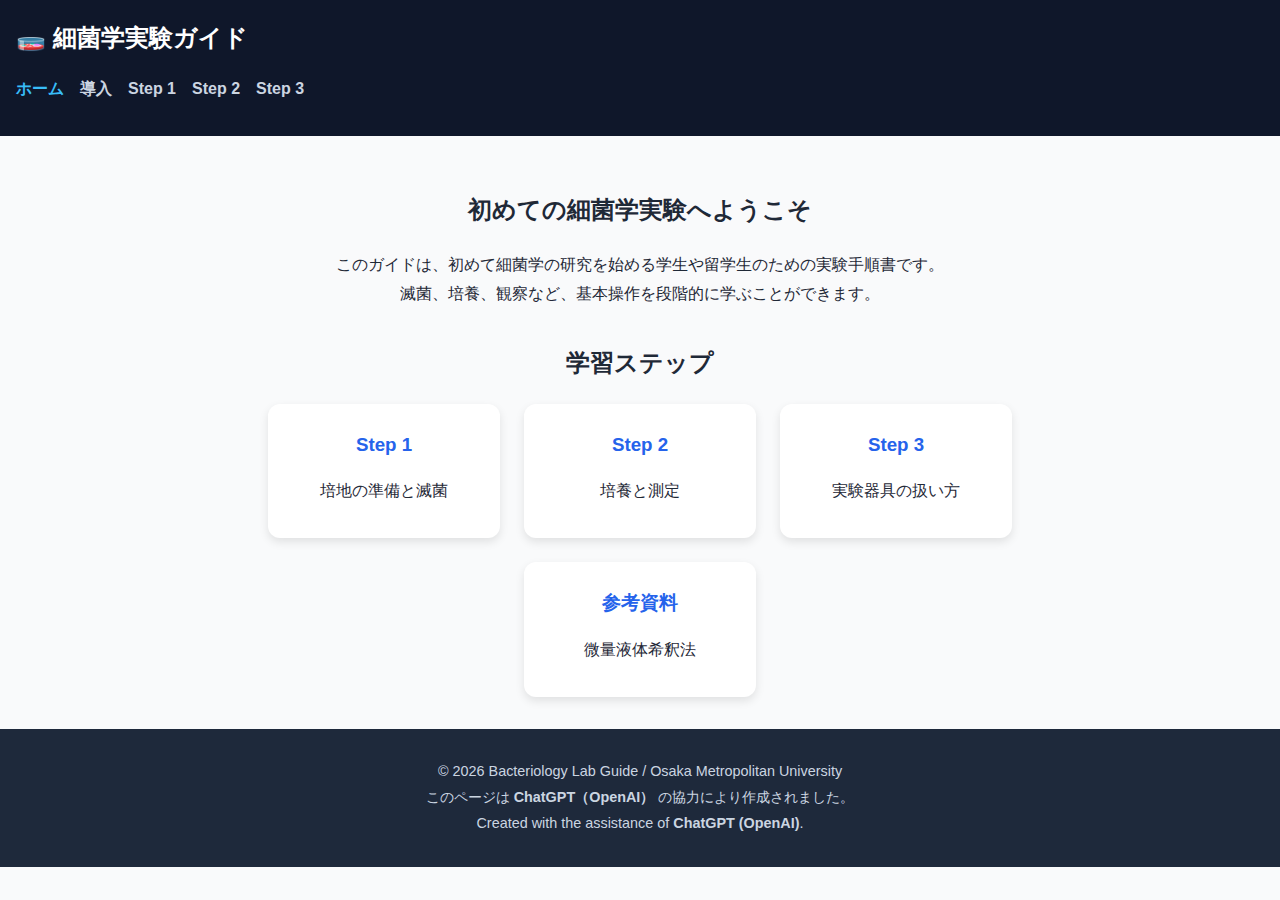
<file: index.html>
<!DOCTYPE html>
<html lang="ja">
  <head>
    <meta charset="UTF-8" />
    <meta name="viewport" content="width=device-width, initial-scale=1.0" />
    <title>細菌学実験ガイド</title>
    <link rel="stylesheet" href="style/common.css" />
    <script src="js/common.js" defer></script>
  </head>
  <body>
    <header>
      <h1>🧫 細菌学実験ガイド</h1>
      <nav>
        <ul>
          <li><a href="index.html" class="active">ホーム</a></li>
          <li><a href="introduction.html">導入</a></li>
          <li><a href="steps/step1/index.html">Step 1</a></li>
          <li><a href="steps/step2/index.html">Step 2</a></li>
          <li><a href="steps/step3/index.html">Step 3</a></li>
        </ul>
      </nav>
    </header>

    <main>
      <section class="intro">
        <h2>初めての細菌学実験へようこそ</h2>
        <p>
          このガイドは、初めて細菌学の研究を始める学生や留学生のための実験手順書です。<br />
          滅菌、培養、観察など、基本操作を段階的に学ぶことができます。
        </p>
      </section>

      <section class="steps">
        <h2>学習ステップ</h2>
        <div class="step-container">
          <a href="steps/step1/index.html" class="step-card">
            <h3>Step 1</h3>
            <p>培地の準備と滅菌</p>
          </a>
          <a href="steps/step2/index.html" class="step-card">
            <h3>Step 2</h3>
            <p>培養と測定</p>
          </a>
          <a href="steps/step3/index.html" class="step-card">
            <h3>Step 3</h3>
            <p>実験器具の扱い方</p>
          </a>
          <a href="MIC_method/index.html" class="step-card">
            <h3>参考資料</h3>
            <p>微量液体希釈法</p>
          </a>
        </div>
      </section>
    </main>

    <footer></footer>
  </body>
</html>
</file>
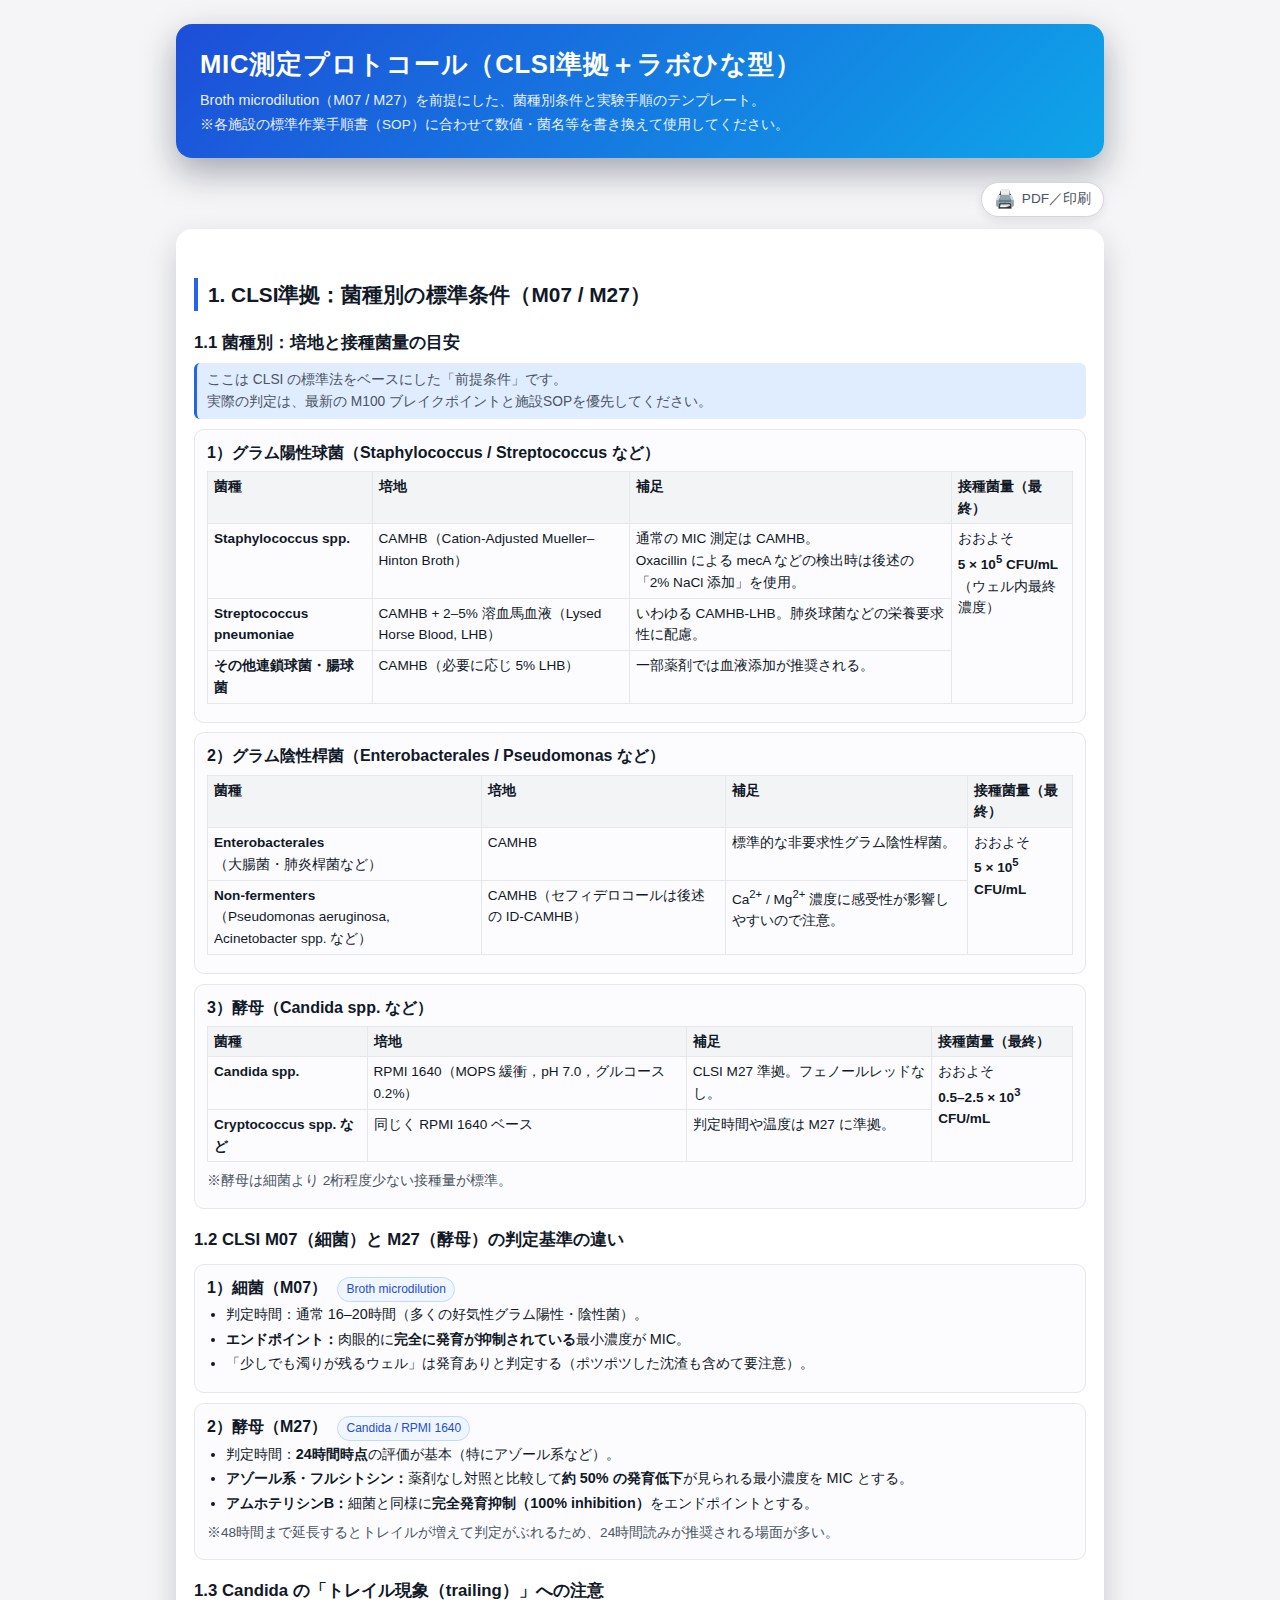
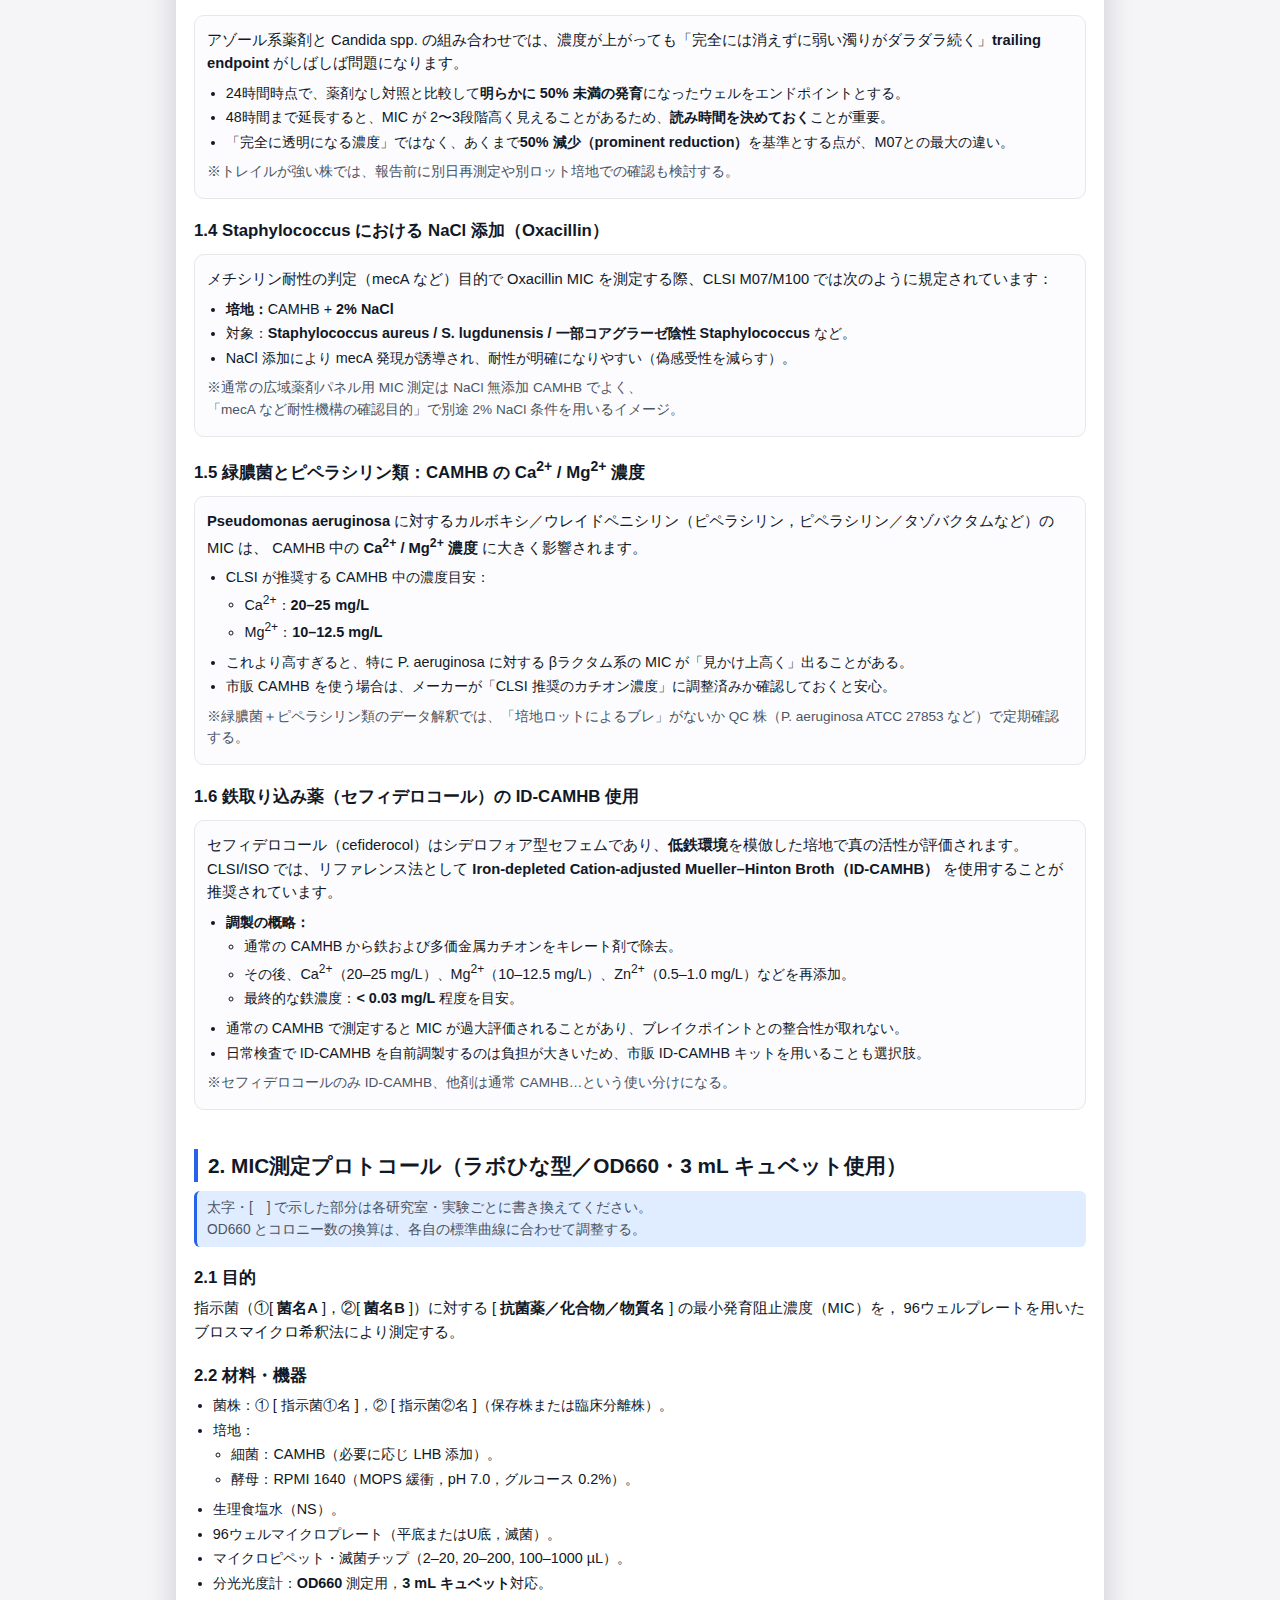
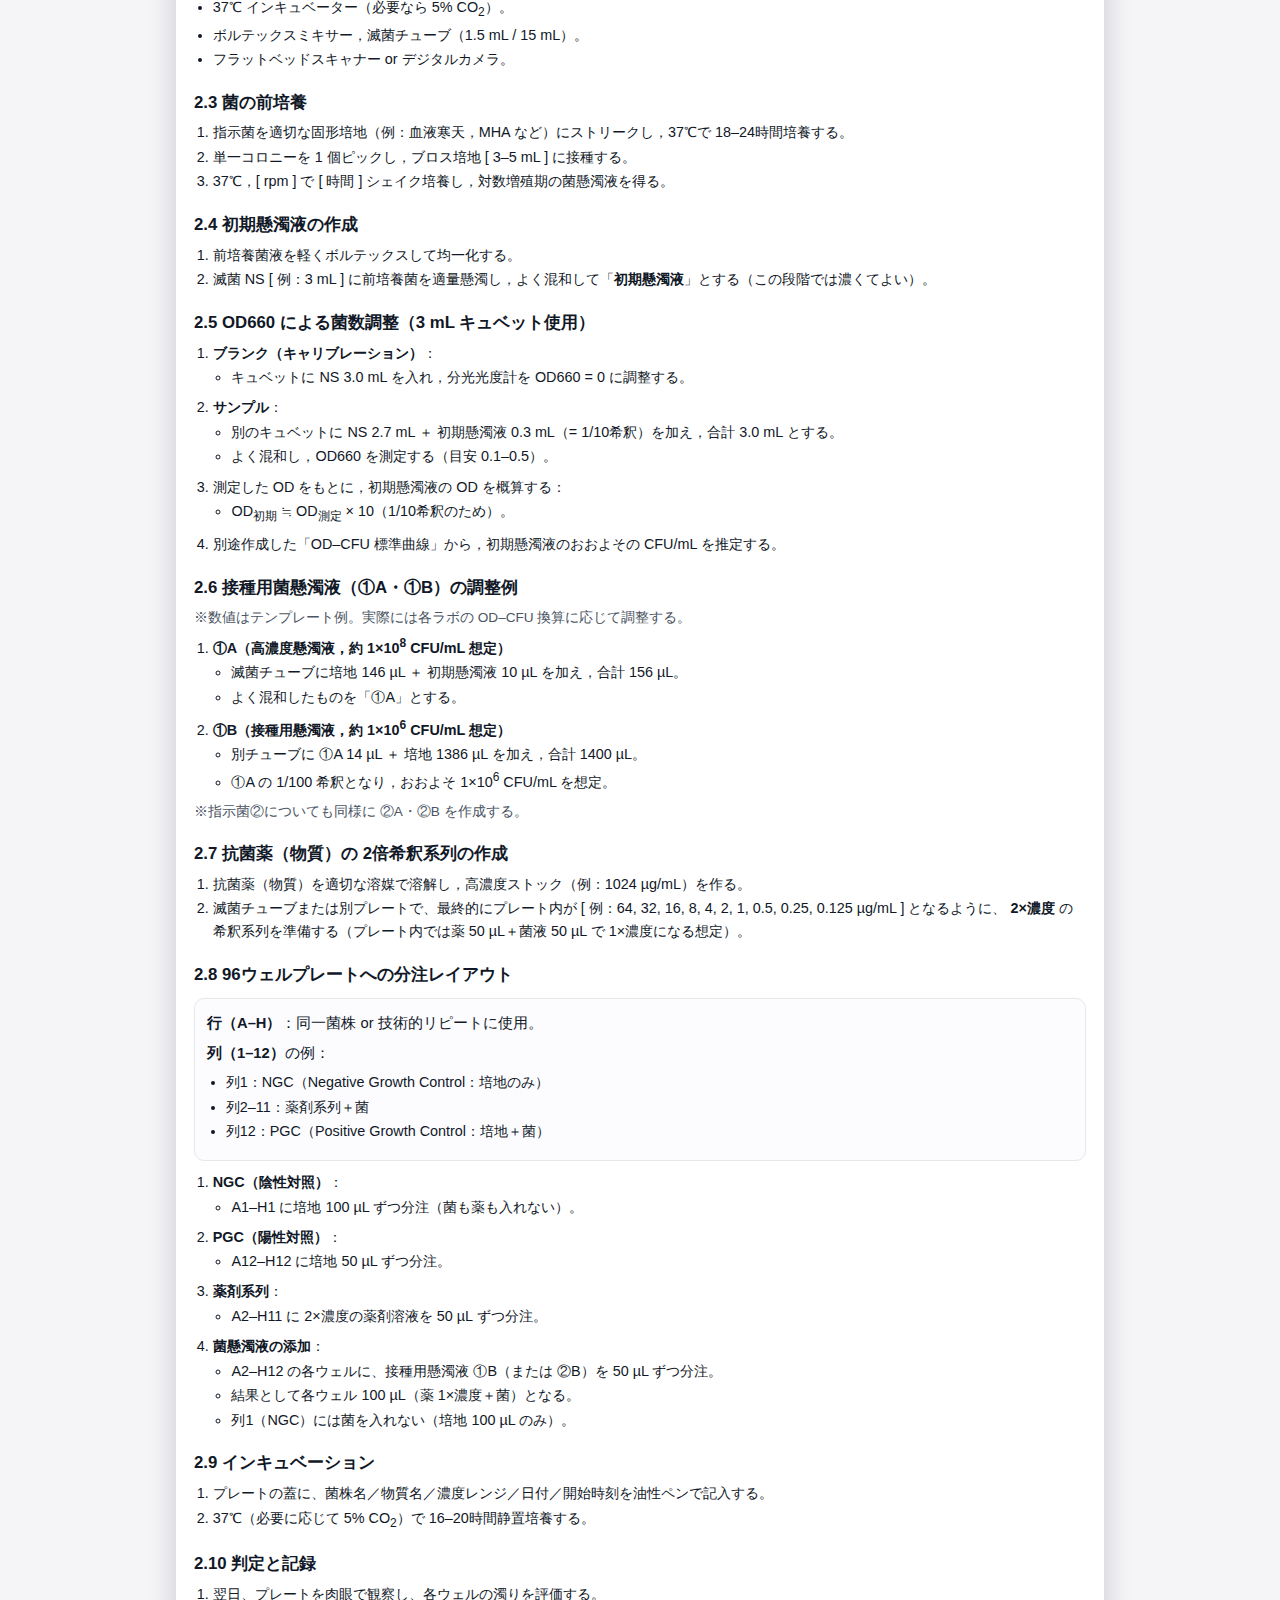
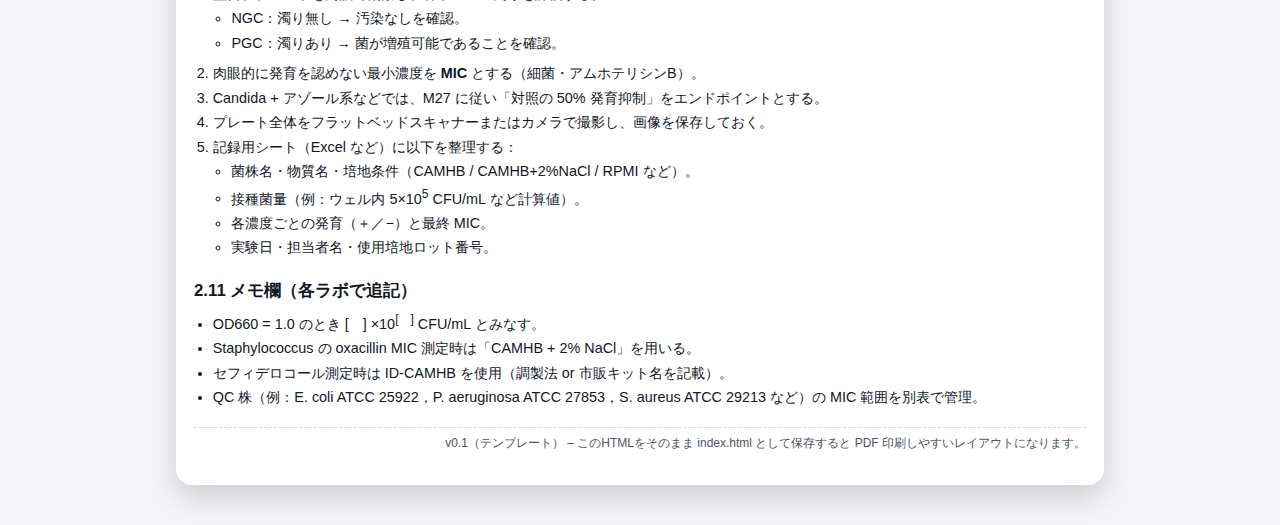
<file: MIC_method/index.html>
<!DOCTYPE html>
<html lang="ja">
  <head>
    <meta charset="UTF-8" />
    <title>MIC測定プロトコール（CLSI準拠ひな型）</title>
    <meta name="viewport" content="width=device-width, initial-scale=1.0" />
    <style>
      :root {
        --bg: #f5f5f7;
        --card: #ffffff;
        --accent: #2563eb;
        --accent-soft: #e0ecff;
        --border: #d4d4dd;
        --text-main: #111827;
        --text-sub: #4b5563;
      }

      * {
        box-sizing: border-box;
      }

      body {
        margin: 0;
        font-family: -apple-system, BlinkMacSystemFont, "Segoe UI", sans-serif;
        line-height: 1.6;
        background: var(--bg);
        color: var(--text-main);
      }

      .wrapper {
        max-width: 960px;
        margin: 0 auto;
        padding: 24px 16px 40px;
      }

      header {
        background: linear-gradient(135deg, #1d4ed8, #0ea5e9);
        color: #fff;
        padding: 20px 24px;
        border-radius: 16px;
        box-shadow: 0 14px 35px rgba(15, 23, 42, 0.35);
        margin-bottom: 24px;
      }

      header h1 {
        margin: 0 0 4px;
        font-size: 1.6rem;
        letter-spacing: 0.03em;
      }

      header p {
        margin: 2px 0;
        font-size: 0.9rem;
        opacity: 0.9;
      }

      .tagline {
        font-size: 0.85rem;
        opacity: 0.9;
      }

      .no-print-toolbar {
        display: flex;
        justify-content: flex-end;
        gap: 8px;
        margin-bottom: 12px;
      }

      .no-print {
        display: inline-flex;
        align-items: center;
        gap: 6px;
        padding: 6px 12px;
        font-size: 0.85rem;
        border-radius: 999px;
        border: 1px solid var(--border);
        background: #ffffff;
        color: var(--text-sub);
        cursor: pointer;
        box-shadow: 0 4px 10px rgba(15, 23, 42, 0.08);
      }

      .no-print span.icon {
        font-size: 1.1rem;
      }

      main {
        background: var(--card);
        border-radius: 16px;
        padding: 20px 18px 32px;
        box-shadow: 0 12px 30px rgba(15, 23, 42, 0.18);
      }

      h2 {
        margin-top: 1.4em;
        margin-bottom: 0.4em;
        font-size: 1.3rem;
        border-left: 4px solid var(--accent);
        padding-left: 10px;
      }

      h3 {
        margin-top: 1.1em;
        margin-bottom: 0.3em;
        font-size: 1.05rem;
        color: #111827;
      }

      p {
        margin: 0.2em 0 0.4em;
        font-size: 0.92rem;
      }

      ul,
      ol {
        margin: 0.1em 0 0.5em 1.3em;
        padding: 0;
        font-size: 0.9rem;
      }

      li {
        margin: 0.1em 0;
      }

      .note {
        border-left: 3px solid var(--accent);
        background: var(--accent-soft);
        padding: 6px 10px;
        border-radius: 6px;
        font-size: 0.86rem;
        color: var(--text-sub);
        margin: 0.5em 0;
      }

      .pill {
        display: inline-block;
        padding: 2px 8px;
        border-radius: 999px;
        font-size: 0.75rem;
        background: #eff6ff;
        color: #1d4ed8;
        border: 1px solid #bfdbfe;
        margin-left: 6px;
      }

      table {
        width: 100%;
        border-collapse: collapse;
        margin: 0.4em 0 0.6em;
        font-size: 0.85rem;
      }

      th,
      td {
        border: 1px solid #e5e7eb;
        padding: 4px 6px;
        vertical-align: top;
      }

      th {
        background: #f3f4f6;
        font-weight: 600;
        text-align: left;
      }

      .subtle {
        color: var(--text-sub);
        font-size: 0.85rem;
      }

      .section-card {
        border-radius: 10px;
        border: 1px solid #e5e7eb;
        padding: 10px 12px;
        margin: 0.6em 0;
        background: #fcfcff;
      }

      .page-break {
        height: 0;
        margin: 0;
        border: none;
        page-break-before: always;
      }

      footer {
        margin-top: 18px;
        border-top: 1px dashed #d4d4dd;
        padding-top: 6px;
        font-size: 0.75rem;
        color: var(--text-sub);
        text-align: right;
      }

      /* 印刷用設定 */
      @page {
        size: A4 portrait;
        margin: 10mm 10mm 15mm 10mm;
      }

      @media print {
        body {
          background: #ffffff;
        }
        .wrapper {
          max-width: 100%;
          padding: 0;
        }
        header {
          border-radius: 0;
          box-shadow: none;
          margin-bottom: 8px;
        }
        main {
          border-radius: 0;
          box-shadow: none;
          padding: 8mm 8mm 10mm;
        }
        .no-print {
          display: none !important;
        }
        .no-print-toolbar {
          display: none !important;
        }
        .page-break {
          page-break-before: always;
        }
      }
    </style>
  </head>
  <body>
    <div class="wrapper">
      <header>
        <h1>MIC測定プロトコール（CLSI準拠＋ラボひな型）</h1>
        <p>
          Broth microdilution（M07 /
          M27）を前提にした、菌種別条件と実験手順のテンプレート。
        </p>
        <p class="tagline">
          ※各施設の標準作業手順書（SOP）に合わせて数値・菌名等を書き換えて使用してください。
        </p>
      </header>

      <div class="no-print-toolbar">
        <button class="no-print" type="button" onclick="window.print()">
          <span class="icon">🖨️</span><span>PDF／印刷</span>
        </button>
      </div>

      <main>
        <!-- =========================
           1. CLSI準拠の前提条件
           ========================= -->
        <section id="clsi-overview">
          <h2>1. CLSI準拠：菌種別の標準条件（M07 / M27）</h2>

          <h3>1.1 菌種別：培地と接種菌量の目安</h3>
          <div class="note">
            ここは CL<span style="font-variant: small-caps">SI</span>
            の標準法をベースにした「前提条件」です。<br />
            実際の判定は、最新の M100
            ブレイクポイントと施設SOPを優先してください。
          </div>

          <div class="section-card">
            <strong
              >1）グラム陽性球菌（Staphylococcus / Streptococcus など）</strong
            >
            <table>
              <thead>
                <tr>
                  <th>菌種</th>
                  <th>培地</th>
                  <th>補足</th>
                  <th>接種菌量（最終）</th>
                </tr>
              </thead>
              <tbody>
                <tr>
                  <td><strong>Staphylococcus spp.</strong></td>
                  <td>CAMHB（Cation-Adjusted Mueller–Hinton Broth）</td>
                  <td>
                    通常の MIC 測定は CAMHB。<br />Oxacillin による mecA
                    などの検出時は後述の「2% NaCl 添加」を使用。
                  </td>
                  <td rowspan="3">
                    おおよそ<br /><strong>5 × 10<sup>5</sup> CFU/mL</strong
                    ><br />（ウェル内最終濃度）
                  </td>
                </tr>
                <tr>
                  <td><strong>Streptococcus pneumoniae</strong></td>
                  <td>CAMHB + 2–5% 溶血馬血液（Lysed Horse Blood, LHB）</td>
                  <td>いわゆる CAMHB-LHB。肺炎球菌などの栄養要求性に配慮。</td>
                </tr>
                <tr>
                  <td><strong>その他連鎖球菌・腸球菌</strong></td>
                  <td>CAMHB（必要に応じ 5% LHB）</td>
                  <td>一部薬剤では血液添加が推奨される。</td>
                </tr>
              </tbody>
            </table>
          </div>

          <div class="section-card">
            <strong
              >2）グラム陰性桿菌（Enterobacterales / Pseudomonas など）</strong
            >
            <table>
              <thead>
                <tr>
                  <th>菌種</th>
                  <th>培地</th>
                  <th>補足</th>
                  <th>接種菌量（最終）</th>
                </tr>
              </thead>
              <tbody>
                <tr>
                  <td>
                    <strong>Enterobacterales</strong
                    ><br />（大腸菌・肺炎桿菌など）
                  </td>
                  <td>CAMHB</td>
                  <td>標準的な非要求性グラム陰性桿菌。</td>
                  <td rowspan="2">
                    おおよそ<br /><strong>5 × 10<sup>5</sup> CFU/mL</strong>
                  </td>
                </tr>
                <tr>
                  <td>
                    <strong>Non-fermenters</strong><br />（Pseudomonas
                    aeruginosa, Acinetobacter spp. など）
                  </td>
                  <td>CAMHB（セフィデロコールは後述の ID-CAMHB）</td>
                  <td>
                    Ca<sup>2+</sup> / Mg<sup>2+</sup>
                    濃度に感受性が影響しやすいので注意。
                  </td>
                </tr>
              </tbody>
            </table>
          </div>

          <div class="section-card">
            <strong>3）酵母（Candida spp. など）</strong>
            <table>
              <thead>
                <tr>
                  <th>菌種</th>
                  <th>培地</th>
                  <th>補足</th>
                  <th>接種菌量（最終）</th>
                </tr>
              </thead>
              <tbody>
                <tr>
                  <td><strong>Candida spp.</strong></td>
                  <td>RPMI 1640（MOPS 緩衝，pH 7.0，グルコース 0.2%）</td>
                  <td>CLSI M27 準拠。フェノールレッドなし。</td>
                  <td rowspan="2">
                    おおよそ<br /><strong
                      >0.5–2.5 × 10<sup>3</sup> CFU/mL</strong
                    >
                  </td>
                </tr>
                <tr>
                  <td><strong>Cryptococcus spp. など</strong></td>
                  <td>同じく RPMI 1640 ベース</td>
                  <td>判定時間や温度は M27 に準拠。</td>
                </tr>
              </tbody>
            </table>
            <p class="subtle">※酵母は細菌より 2桁程度少ない接種量が標準。</p>
          </div>

          <h3>1.2 CLSI M07（細菌）と M27（酵母）の判定基準の違い</h3>

          <div class="section-card">
            <strong>1）細菌（M07）</strong>
            <span class="pill">Broth microdilution</span>
            <ul>
              <li>
                判定時間：通常 16–20時間（多くの好気性グラム陽性・陰性菌）。
              </li>
              <li>
                <strong>エンドポイント：</strong
                >肉眼的に<strong>完全に発育が抑制されている</strong>最小濃度が
                MIC。
              </li>
              <li>
                「少しでも濁りが残るウェル」は発育ありと判定する（ポツポツした沈渣も含めて要注意）。
              </li>
            </ul>
          </div>

          <div class="section-card">
            <strong>2）酵母（M27）</strong>
            <span class="pill">Candida / RPMI 1640</span>
            <ul>
              <li>
                判定時間：<strong>24時間時点</strong>の評価が基本（特にアゾール系など）。
              </li>
              <li>
                <strong>アゾール系・フルシトシン：</strong
                >薬剤なし対照と比較して<strong>約 50% の発育低下</strong
                >が見られる最小濃度を MIC とする。
              </li>
              <li>
                <strong>アムホテリシンB：</strong>細菌と同様に<strong
                  >完全発育抑制（100% inhibition）</strong
                >をエンドポイントとする。
              </li>
            </ul>
            <p class="subtle">
              ※48時間まで延長するとトレイルが増えて判定がぶれるため、24時間読みが推奨される場面が多い。
            </p>
          </div>

          <h3>1.3 Candida の「トレイル現象（trailing）」への注意</h3>

          <div class="section-card">
            <p>
              アゾール系薬剤と Candida spp.
              の組み合わせでは、濃度が上がっても「完全には消えずに弱い濁りがダラダラ続く」<strong
                >trailing endpoint</strong
              >
              がしばしば問題になります。
            </p>
            <ul>
              <li>
                24時間時点で、薬剤なし対照と比較して<strong
                  >明らかに 50% 未満の発育</strong
                >になったウェルをエンドポイントとする。
              </li>
              <li>
                48時間まで延長すると、MIC が
                2〜3段階高く見えることがあるため、<strong>読み時間を決めておく</strong>ことが重要。
              </li>
              <li>
                「完全に透明になる濃度」ではなく、あくまで<strong
                  >50% 減少（prominent reduction）</strong
                >を基準とする点が、M07との最大の違い。
              </li>
            </ul>
            <p class="subtle">
              ※トレイルが強い株では、報告前に別日再測定や別ロット培地での確認も検討する。
            </p>
          </div>

          <h3>1.4 Staphylococcus における NaCl 添加（Oxacillin）</h3>

          <div class="section-card">
            <p>
              メチシリン耐性の判定（mecA など）目的で Oxacillin MIC
              を測定する際、CLSI M07/M100 では次のように規定されています：
            </p>
            <ul>
              <li><strong>培地：</strong>CAMHB + <strong>2% NaCl</strong></li>
              <li>
                対象：<strong
                  >Staphylococcus aureus / S. lugdunensis / 一部コアグラーゼ陰性
                  Staphylococcus</strong
                >
                など。
              </li>
              <li>
                NaCl 添加により mecA
                発現が誘導され、耐性が明確になりやすい（偽感受性を減らす）。
              </li>
            </ul>
            <p class="subtle">
              ※通常の広域薬剤パネル用 MIC 測定は NaCl 無添加 CAMHB でよく、<br />
              「mecA など耐性機構の確認目的」で別途 2% NaCl
              条件を用いるイメージ。
            </p>
          </div>

          <h3>
            1.5 緑膿菌とピペラシリン類：CAMHB の Ca<sup>2+</sup> / Mg<sup
              >2+</sup
            >
            濃度
          </h3>

          <div class="section-card">
            <p>
              <strong>Pseudomonas aeruginosa</strong>
              に対するカルボキシ／ウレイドペニシリン（ピペラシリン，ピペラシリン／タゾバクタムなど）の
              MIC は、 CAMHB 中の
              <strong>Ca<sup>2+</sup> / Mg<sup>2+</sup> 濃度</strong>
              に大きく影響されます。
            </p>
            <ul>
              <li>
                CLSI が推奨する CAMHB 中の濃度目安：
                <ul>
                  <li>Ca<sup>2+</sup>：<strong>20–25 mg/L</strong></li>
                  <li>Mg<sup>2+</sup>：<strong>10–12.5 mg/L</strong></li>
                </ul>
              </li>
              <li>
                これより高すぎると、特に P. aeruginosa に対する βラクタム系の
                MIC が「見かけ上高く」出ることがある。
              </li>
              <li>
                市販 CAMHB を使う場合は、メーカーが「CLSI
                推奨のカチオン濃度」に調整済みか確認しておくと安心。
              </li>
            </ul>
            <p class="subtle">
              ※緑膿菌＋ピペラシリン類のデータ解釈では、「培地ロットによるブレ」がないか
              QC 株（P. aeruginosa ATCC 27853 など）で定期確認する。
            </p>
          </div>

          <h3>1.6 鉄取り込み薬（セフィデロコール）の ID-CAMHB 使用</h3>

          <div class="section-card">
            <p>
              セフィデロコール（cefiderocol）はシデロフォア型セフェムであり、<strong>低鉄環境</strong>を模倣した培地で真の活性が評価されます。
              CLSI/ISO では、リファレンス法として
              <strong
                >Iron-depleted Cation-adjusted Mueller–Hinton
                Broth（ID-CAMHB）</strong
              >
              を使用することが推奨されています。
            </p>
            <ul>
              <li>
                <strong>調製の概略：</strong>
                <ul>
                  <li>
                    通常の CAMHB
                    から鉄および多価金属カチオンをキレート剤で除去。
                  </li>
                  <li>
                    その後、Ca<sup>2+</sup>（20–25
                    mg/L）、Mg<sup>2+</sup>（10–12.5
                    mg/L）、Zn<sup>2+</sup>（0.5–1.0 mg/L）などを再添加。
                  </li>
                  <li>
                    最終的な鉄濃度：<strong>&lt; 0.03 mg/L</strong> 程度を目安。
                  </li>
                </ul>
              </li>
              <li>
                通常の CAMHB で測定すると MIC
                が過大評価されることがあり、ブレイクポイントとの整合性が取れない。
              </li>
              <li>
                日常検査で ID-CAMHB を自前調製するのは負担が大きいため、市販
                ID-CAMHB キットを用いることも選択肢。
              </li>
            </ul>
            <p class="subtle">
              ※セフィデロコールのみ ID-CAMHB、他剤は通常
              CAMHB…という使い分けになる。
            </p>
          </div>
        </section>

        <hr class="page-break" />

        <!-- =========================
           2. ラボ用 MIC ひな型
           ========================= -->
        <section id="mic-template">
          <h2>
            2. MIC測定プロトコール（ラボひな型／OD660・3 mL キュベット使用）
          </h2>

          <div class="note">
            太字・[　] で示した部分は各研究室・実験ごとに書き換えてください。<br />
            OD660 とコロニー数の換算は、各自の標準曲線に合わせて調整する。
          </div>

          <h3>2.1 目的</h3>
          <p>
            指示菌（①[ <strong>菌名A</strong> ]，②[
            <strong>菌名B</strong> ]）に対する [
            <strong>抗菌薬／化合物／物質名</strong> ]
            の最小発育阻止濃度（MIC）を，
            96ウェルプレートを用いたブロスマイクロ希釈法により測定する。
          </p>

          <h3>2.2 材料・機器</h3>
          <ul>
            <li>
              菌株：① [ 指示菌①名 ]，② [ 指示菌②名 ]（保存株または臨床分離株）。
            </li>
            <li>
              培地：
              <ul>
                <li>細菌：CAMHB（必要に応じ LHB 添加）。</li>
                <li>酵母：RPMI 1640（MOPS 緩衝，pH 7.0，グルコース 0.2%）。</li>
              </ul>
            </li>
            <li>生理食塩水（NS）。</li>
            <li>96ウェルマイクロプレート（平底またはU底，滅菌）。</li>
            <li>マイクロピペット・滅菌チップ（2–20, 20–200, 100–1000 µL）。</li>
            <li>
              分光光度計：<strong>OD660</strong> 測定用，<strong
                >3 mL キュベット</strong
              >対応。
            </li>
            <li>37℃ インキュベーター（必要なら 5% CO<sub>2</sub>）。</li>
            <li>ボルテックスミキサー，滅菌チューブ（1.5 mL / 15 mL）。</li>
            <li>フラットベッドスキャナー or デジタルカメラ。</li>
          </ul>

          <h3>2.3 菌の前培養</h3>
          <ol>
            <li>
              指示菌を適切な固形培地（例：血液寒天，MHA
              など）にストリークし，37℃で 18–24時間培養する。
            </li>
            <li>
              単一コロニーを 1 個ピックし，ブロス培地 [ 3–5 mL ] に接種する。
            </li>
            <li>
              37℃，[ rpm ] で [ 時間 ]
              シェイク培養し，対数増殖期の菌懸濁液を得る。
            </li>
          </ol>

          <h3>2.4 初期懸濁液の作成</h3>
          <ol>
            <li>前培養菌液を軽くボルテックスして均一化する。</li>
            <li>
              滅菌 NS [ 例：3 mL ]
              に前培養菌を適量懸濁し，よく混和して「<strong>初期懸濁液</strong>」とする（この段階では濃くてよい）。
            </li>
          </ol>

          <h3>2.5 OD660 による菌数調整（3 mL キュベット使用）</h3>
          <ol>
            <li>
              <strong>ブランク（キャリブレーション）</strong>：
              <ul>
                <li>
                  キュベットに NS 3.0 mL を入れ，分光光度計を OD660 = 0
                  に調整する。
                </li>
              </ul>
            </li>
            <li>
              <strong>サンプル</strong>：
              <ul>
                <li>
                  別のキュベットに NS 2.7 mL ＋ 初期懸濁液 0.3 mL（=
                  1/10希釈）を加え，合計 3.0 mL とする。
                </li>
                <li>よく混和し，OD660 を測定する（目安 0.1–0.5）。</li>
              </ul>
            </li>
            <li>
              測定した OD をもとに，初期懸濁液の OD を概算する：
              <ul>
                <li>
                  OD<sub>初期</sub> ≒ OD<sub>測定</sub> × 10（1/10希釈のため）。
                </li>
              </ul>
            </li>
            <li>
              別途作成した「OD–CFU 標準曲線」から，初期懸濁液のおおよその CFU/mL
              を推定する。
            </li>
          </ol>

          <h3>2.6 接種用菌懸濁液（①A・①B）の調整例</h3>

          <p class="subtle">
            ※数値はテンプレート例。実際には各ラボの OD–CFU
            換算に応じて調整する。
          </p>

          <ol>
            <li>
              <strong
                >①A（高濃度懸濁液，約 1×10<sup>8</sup> CFU/mL 想定）</strong
              >
              <ul>
                <li>
                  滅菌チューブに培地 146 µL ＋ 初期懸濁液 10 µL を加え，合計 156
                  µL。
                </li>
                <li>よく混和したものを「①A」とする。</li>
              </ul>
            </li>
            <li>
              <strong
                >①B（接種用懸濁液，約 1×10<sup>6</sup> CFU/mL 想定）</strong
              >
              <ul>
                <li>
                  別チューブに ①A 14 µL ＋ 培地 1386 µL を加え，合計 1400 µL。
                </li>
                <li>
                  ①A の 1/100 希釈となり，おおよそ 1×10<sup>6</sup> CFU/mL
                  を想定。
                </li>
              </ul>
            </li>
          </ol>
          <p class="subtle">※指示菌②についても同様に ②A・②B を作成する。</p>

          <h3>2.7 抗菌薬（物質）の 2倍希釈系列の作成</h3>
          <ol>
            <li>
              抗菌薬（物質）を適切な溶媒で溶解し，高濃度ストック（例：1024
              µg/mL）を作る。
            </li>
            <li>
              滅菌チューブまたは別プレートで、最終的にプレート内が [ 例：64, 32,
              16, 8, 4, 2, 1, 0.5, 0.25, 0.125 µg/mL ] となるように、
              <strong>2×濃度</strong> の希釈系列を準備する（プレート内では薬 50
              µL＋菌液 50 µL で 1×濃度になる想定）。
            </li>
          </ol>

          <h3>2.8 96ウェルプレートへの分注レイアウト</h3>

          <div class="section-card">
            <p>
              <strong>行（A–H）</strong>：同一菌株 or 技術的リピートに使用。
            </p>
            <p><strong>列（1–12）</strong>の例：</p>
            <ul>
              <li>列1：NGC（Negative Growth Control：培地のみ）</li>
              <li>列2–11：薬剤系列＋菌</li>
              <li>列12：PGC（Positive Growth Control：培地＋菌）</li>
            </ul>
          </div>

          <ol>
            <li>
              <strong>NGC（陰性対照）</strong>：
              <ul>
                <li>A1–H1 に培地 100 µL ずつ分注（菌も薬も入れない）。</li>
              </ul>
            </li>
            <li>
              <strong>PGC（陽性対照）</strong>：
              <ul>
                <li>A12–H12 に培地 50 µL ずつ分注。</li>
              </ul>
            </li>
            <li>
              <strong>薬剤系列</strong>：
              <ul>
                <li>A2–H11 に 2×濃度の薬剤溶液を 50 µL ずつ分注。</li>
              </ul>
            </li>
            <li>
              <strong>菌懸濁液の添加</strong>：
              <ul>
                <li>
                  A2–H12 の各ウェルに、接種用懸濁液 ①B（または ②B）を 50 µL
                  ずつ分注。
                </li>
                <li>結果として各ウェル 100 µL（薬 1×濃度＋菌）となる。</li>
                <li>列1（NGC）には菌を入れない（培地 100 µL のみ）。</li>
              </ul>
            </li>
          </ol>

          <h3>2.9 インキュベーション</h3>
          <ol>
            <li>
              プレートの蓋に、菌株名／物質名／濃度レンジ／日付／開始時刻を油性ペンで記入する。
            </li>
            <li>
              37℃（必要に応じて 5% CO<sub>2</sub>）で 16–20時間静置培養する。
            </li>
          </ol>

          <h3>2.10 判定と記録</h3>
          <ol>
            <li>
              翌日、プレートを肉眼で観察し、各ウェルの濁りを評価する。
              <ul>
                <li>NGC：濁り無し → 汚染なしを確認。</li>
                <li>PGC：濁りあり → 菌が増殖可能であることを確認。</li>
              </ul>
            </li>
            <li>
              肉眼的に発育を認めない最小濃度を
              <strong>MIC</strong> とする（細菌・アムホテリシンB）。
            </li>
            <li>
              Candida + アゾール系などでは、M27 に従い「対照の 50%
              発育抑制」をエンドポイントとする。
            </li>
            <li>
              プレート全体をフラットベッドスキャナーまたはカメラで撮影し、画像を保存しておく。
            </li>
            <li>
              記録用シート（Excel など）に以下を整理する：
              <ul>
                <li>
                  菌株名・物質名・培地条件（CAMHB / CAMHB+2%NaCl / RPMI など）。
                </li>
                <li>
                  接種菌量（例：ウェル内 5×10<sup>5</sup> CFU/mL など計算値）。
                </li>
                <li>各濃度ごとの発育（＋／−）と最終 MIC。</li>
                <li>実験日・担当者名・使用培地ロット番号。</li>
              </ul>
            </li>
          </ol>

          <h3>2.11 メモ欄（各ラボで追記）</h3>
          <ul>
            <li>
              OD660 = 1.0 のとき [　] ×10<sup>[　]</sup> CFU/mL とみなす。
            </li>
            <li>
              Staphylococcus の oxacillin MIC 測定時は「CAMHB + 2%
              NaCl」を用いる。
            </li>
            <li>
              セフィデロコール測定時は ID-CAMHB を使用（調製法 or
              市販キット名を記載）。
            </li>
            <li>
              QC 株（例：E. coli ATCC 25922，P. aeruginosa ATCC 27853，S. aureus
              ATCC 29213 など）の MIC 範囲を別表で管理。
            </li>
          </ul>
        </section>

        <footer>
          v0.1（テンプレート） – このHTMLをそのまま index.html として保存すると
          PDF 印刷しやすいレイアウトになります。
        </footer>
      </main>
    </div>

    <script>
      // ここでは印刷ボタンのみ（将来必要なら JS を追加）
    </script>
  </body>
</html>
</file>
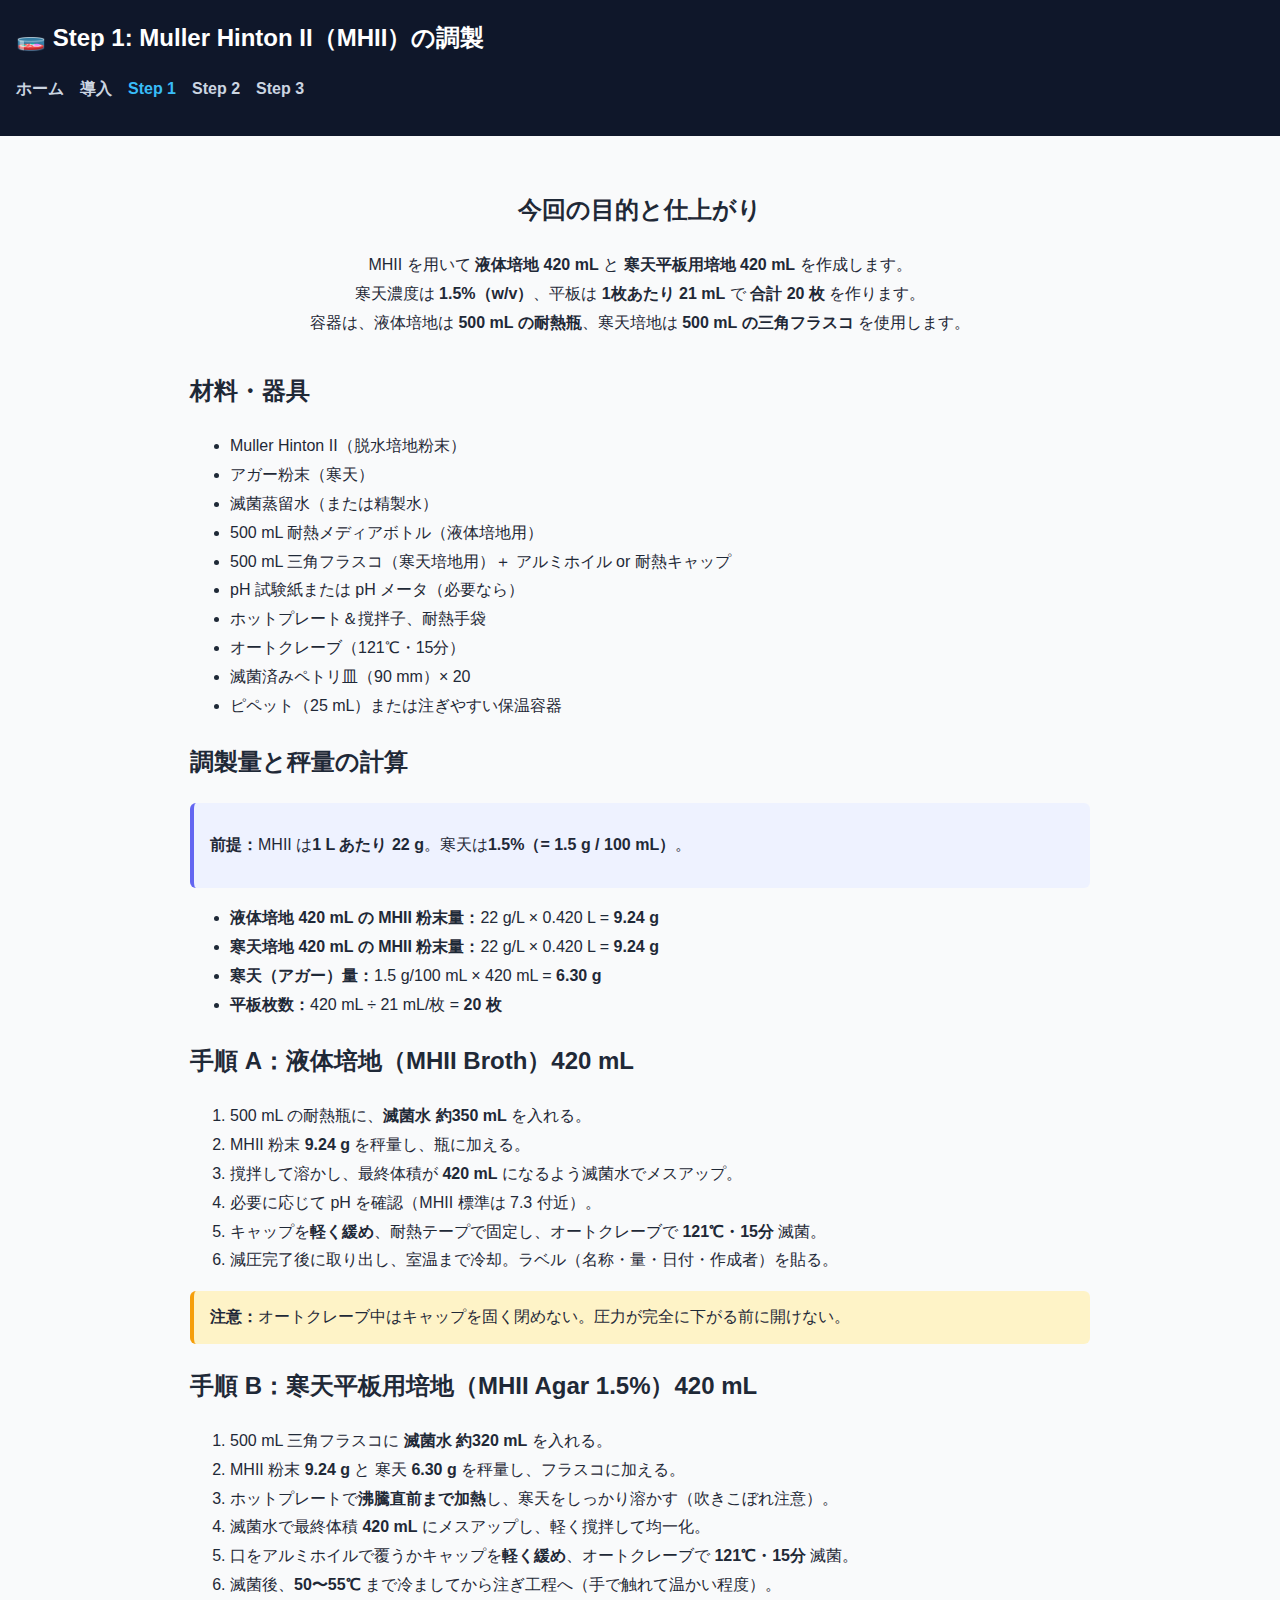
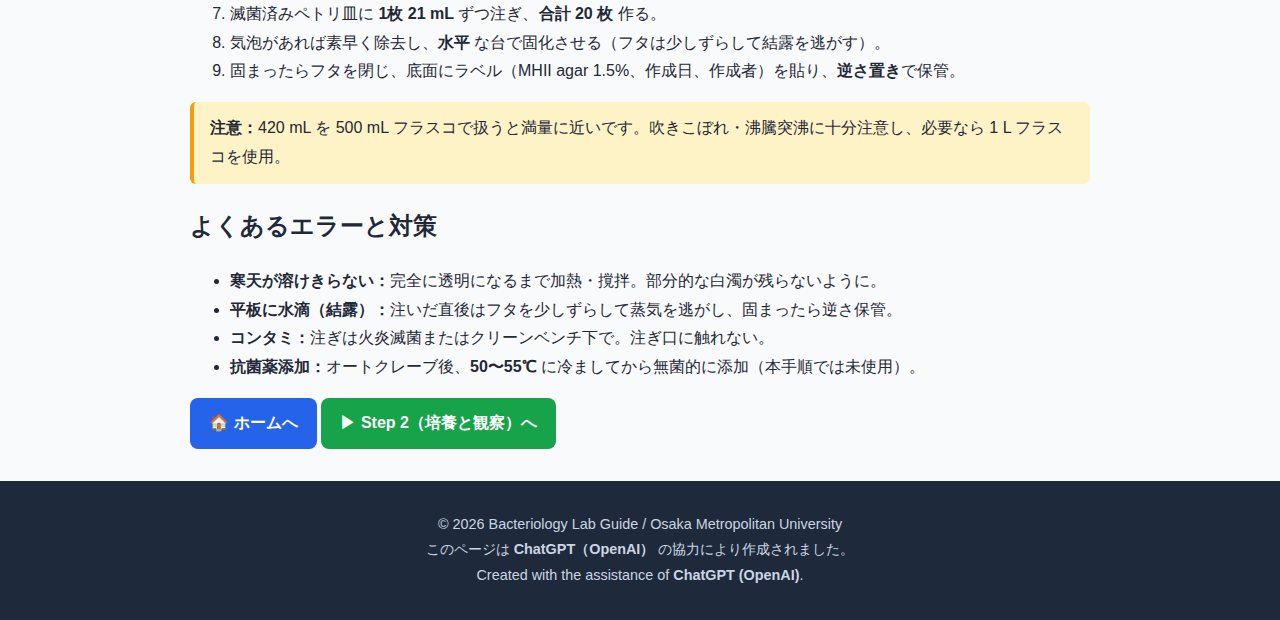
<file: steps/step1/index.html>
<!DOCTYPE html>
<html lang="ja">
  <head>
    <meta charset="UTF-8" />
    <meta name="viewport" content="width=device-width, initial-scale=1.0" />
    <title>Step 1: MHIIの調製（液体/寒天）| 細菌学実験ガイド</title>
    <link rel="stylesheet" href="../../style/common.css" />
    <link rel="stylesheet" href="../common.css" />
    <script src="../../js/common.js" defer></script>
  </head>
  <body>
    <header>
      <h1>🧫 Step 1: Muller Hinton II（MHII）の調製</h1>
      <nav>
        <ul>
          <li><a href="../../index.html">ホーム</a></li>
          <li><a href="../../introduction.html">導入</a></li>
          <li><a href="../step1/index.html" class="active">Step 1</a></li>
          <li><a href="../step2/index.html">Step 2</a></li>
          <li><a href="../step3/index.html">Step 3</a></li>
        </ul>
      </nav>
    </header>

    <main>
      <!-- 概要 -->
      <section class="intro">
        <h2>今回の目的と仕上がり</h2>
        <p>
          MHII を用いて <strong>液体培地 420 mL</strong> と
          <strong>寒天平板用培地 420 mL</strong> を作成します。<br />
          寒天濃度は <strong>1.5%（w/v）</strong>、平板は
          <strong>1枚あたり 21 mL</strong> で
          <strong>合計 20 枚</strong> を作ります。<br />
          容器は、液体培地は <strong>500 mL の耐熱瓶</strong>、寒天培地は
          <strong>500 mL の三角フラスコ</strong> を使用します。
        </p>
      </section>

      <!-- 材料と器具 -->
      <section>
        <h2>材料・器具</h2>
        <ul>
          <li>Muller Hinton II（脱水培地粉末）</li>
          <li>アガー粉末（寒天）</li>
          <li>滅菌蒸留水（または精製水）</li>
          <li>500 mL 耐熱メディアボトル（液体培地用）</li>
          <li>
            500 mL 三角フラスコ（寒天培地用）＋ アルミホイル or 耐熱キャップ
          </li>
          <li>pH 試験紙または pH メータ（必要なら）</li>
          <li>ホットプレート＆撹拌子、耐熱手袋</li>
          <li>オートクレーブ（121℃・15分）</li>
          <li>滅菌済みペトリ皿（90 mm）× 20</li>
          <li>ピペット（25 mL）または注ぎやすい保温容器</li>
        </ul>
      </section>

      <!-- 計算 -->
      <section class="procedure">
        <h2>調製量と秤量の計算</h2>
        <div class="note">
          <p>
            <strong>前提：</strong>MHII は<strong>1 L あたり 22 g</strong
            >。寒天は<strong>1.5%（= 1.5 g / 100 mL）</strong>。
          </p>
        </div>
        <ul>
          <li>
            <strong>液体培地 420 mL の MHII 粉末量：</strong>22 g/L × 0.420 L =
            <strong>9.24 g</strong>
          </li>
          <li>
            <strong>寒天培地 420 mL の MHII 粉末量：</strong>22 g/L × 0.420 L =
            <strong>9.24 g</strong>
          </li>
          <li>
            <strong>寒天（アガー）量：</strong>1.5 g/100 mL × 420 mL =
            <strong>6.30 g</strong>
          </li>
          <li>
            <strong>平板枚数：</strong>420 mL ÷ 21 mL/枚 =
            <strong>20 枚</strong>
          </li>
        </ul>
      </section>

      <!-- 手順A 液体培地 -->
      <section class="procedure">
        <h2>手順 A：液体培地（MHII Broth）420 mL</h2>
        <ol>
          <li>
            500 mL の耐熱瓶に、<strong>滅菌水 約350 mL</strong> を入れる。
          </li>
          <li>MHII 粉末 <strong>9.24 g</strong> を秤量し、瓶に加える。</li>
          <li>
            撹拌して溶かし、最終体積が
            <strong>420 mL</strong> になるよう滅菌水でメスアップ。
          </li>
          <li>必要に応じて pH を確認（MHII 標準は 7.3 付近）。</li>
          <li>
            キャップを<strong>軽く緩め</strong>、耐熱テープで固定し、オートクレーブで
            <strong>121℃・15分</strong> 滅菌。
          </li>
          <li>
            減圧完了後に取り出し、室温まで冷却。ラベル（名称・量・日付・作成者）を貼る。
          </li>
        </ol>
        <p class="warn">
          <strong>注意：</strong
          >オートクレーブ中はキャップを固く閉めない。圧力が完全に下がる前に開けない。
        </p>
      </section>

      <!-- 手順B 寒天培地 -->
      <section class="procedure">
        <h2>手順 B：寒天平板用培地（MHII Agar 1.5%）420 mL</h2>
        <ol>
          <li>
            500 mL 三角フラスコに <strong>滅菌水 約320 mL</strong> を入れる。
          </li>
          <li>
            MHII 粉末 <strong>9.24 g</strong> と 寒天
            <strong>6.30 g</strong> を秤量し、フラスコに加える。
          </li>
          <li>
            ホットプレートで<strong>沸騰直前まで加熱</strong>し、寒天をしっかり溶かす（吹きこぼれ注意）。
          </li>
          <li>
            滅菌水で最終体積
            <strong>420 mL</strong> にメスアップし、軽く撹拌して均一化。
          </li>
          <li>
            口をアルミホイルで覆うかキャップを<strong>軽く緩め</strong>、オートクレーブで
            <strong>121℃・15分</strong> 滅菌。
          </li>
          <li>
            滅菌後、<strong>50〜55℃</strong>
            まで冷ましてから注ぎ工程へ（手で触れて温かい程度）。
          </li>
          <li>
            滅菌済みペトリ皿に <strong>1枚 21 mL</strong> ずつ注ぎ、<strong
              >合計 20 枚</strong
            >
            作る。
          </li>
          <li>
            気泡があれば素早く除去し、<strong>水平</strong>
            な台で固化させる（フタは少しずらして結露を逃がす）。
          </li>
          <li>
            固まったらフタを閉じ、底面にラベル（MHII agar
            1.5%、作成日、作成者）を貼り、<strong>逆さ置き</strong>で保管。
          </li>
        </ol>
        <p class="warn">
          <strong>注意：</strong>420 mL を 500 mL
          フラスコで扱うと満量に近いです。吹きこぼれ・沸騰突沸に十分注意し、必要なら
          1 L フラスコを使用。
        </p>
      </section>

      <!-- よくある失敗 -->
      <section class="tips">
        <h2>よくあるエラーと対策</h2>
        <ul>
          <li>
            <strong>寒天が溶けきらない：</strong
            >完全に透明になるまで加熱・撹拌。部分的な白濁が残らないように。
          </li>
          <li>
            <strong>平板に水滴（結露）：</strong
            >注いだ直後はフタを少しずらして蒸気を逃がし、固まったら逆さ保管。
          </li>
          <li>
            <strong>コンタミ：</strong
            >注ぎは火炎滅菌またはクリーンベンチ下で。注ぎ口に触れない。
          </li>
          <li>
            <strong>抗菌薬添加：</strong>オートクレーブ後、<strong
              >50〜55℃</strong
            >
            に冷ましてから無菌的に添加（本手順では未使用）。
          </li>
        </ul>
      </section>

      <div class="nav-buttons">
        <a href="../../index.html" class="btn">🏠 ホームへ</a>
        <a href="../step2/index.html" class="btn next"
          >▶ Step 2（培養と観察）へ</a
        >
      </div>
    </main>

    <footer></footer>

    <style>
      /* ページ固有の少量スタイル（必要なら common.css へ移行可） */
      .note {
        background: #eef2ff;
        border-left: 4px solid #6366f1;
        padding: 0.75rem 1rem;
        border-radius: 6px;
        margin-bottom: 1rem;
      }
      .warn {
        background: #fef3c7;
        border-left: 4px solid #f59e0b;
        padding: 0.75rem 1rem;
        border-radius: 6px;
        margin-top: 1rem;
      }
    </style>
  </body>
</html>
</file>
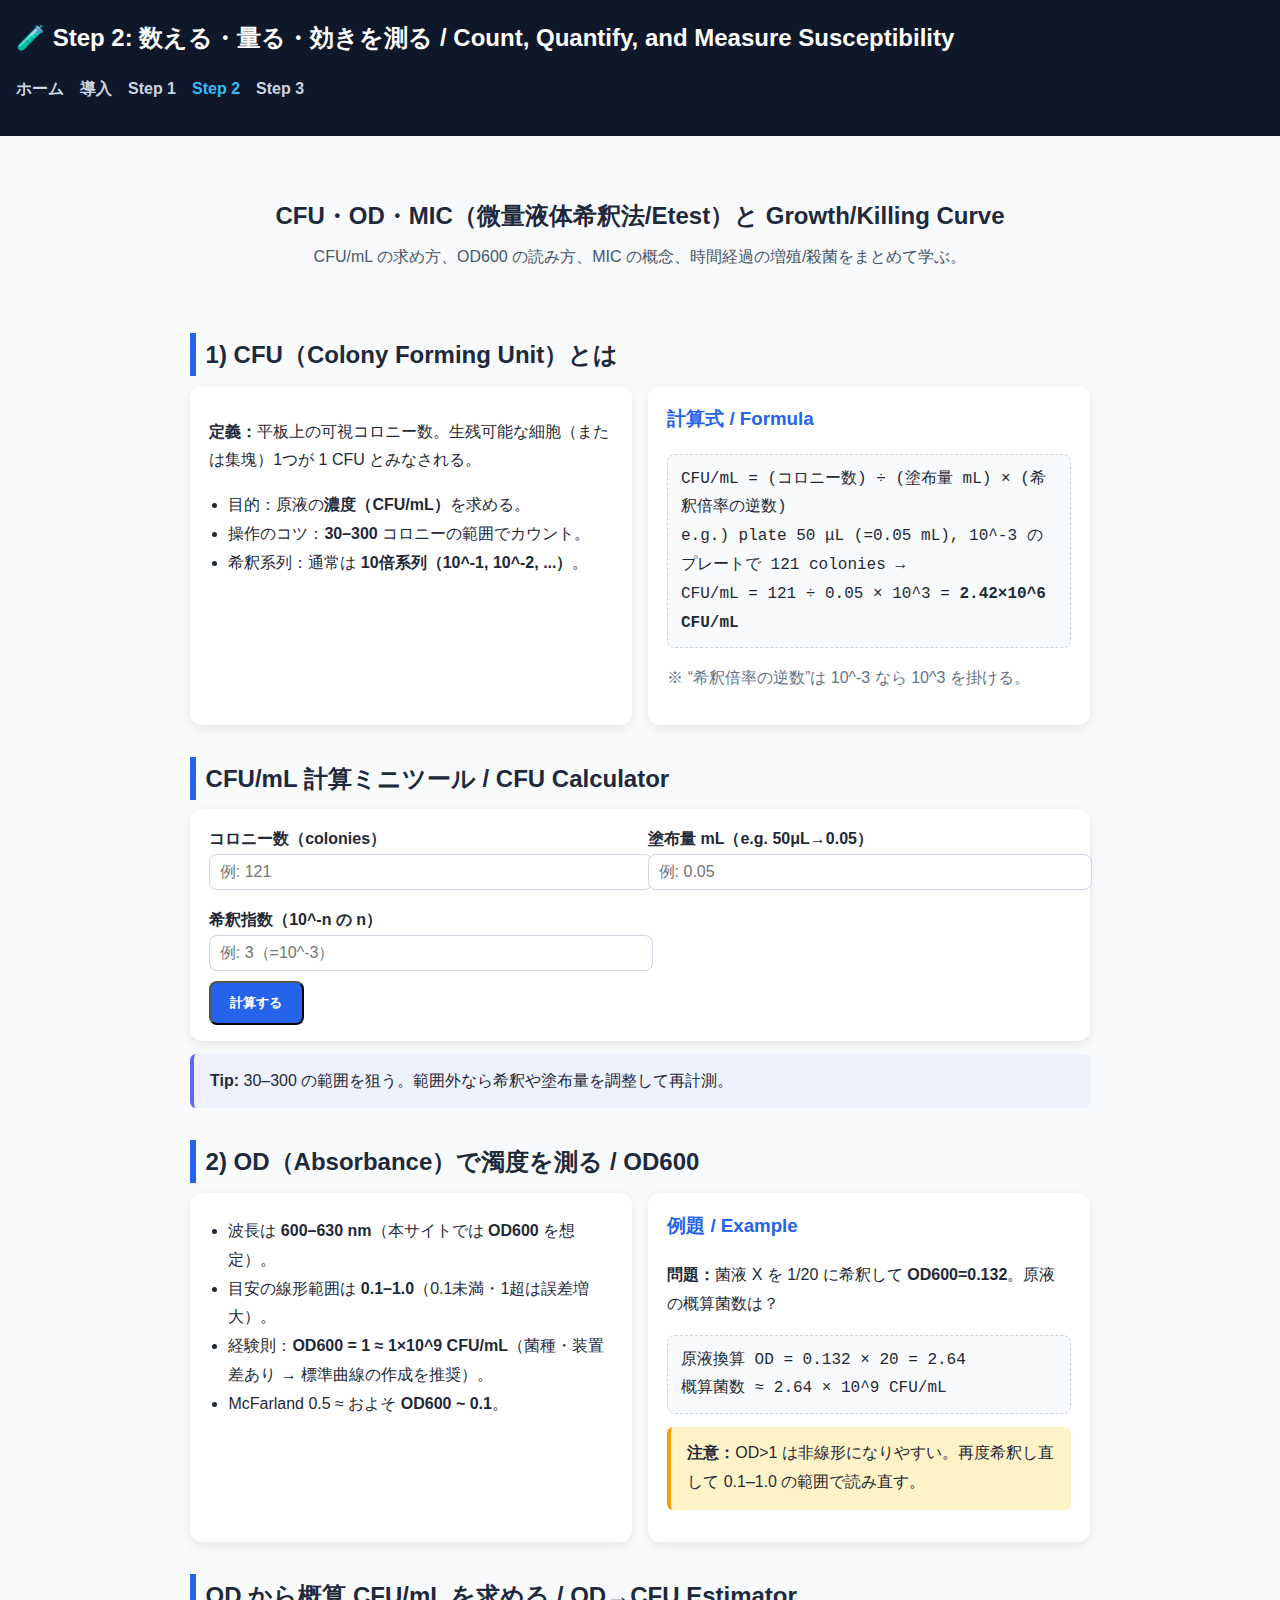
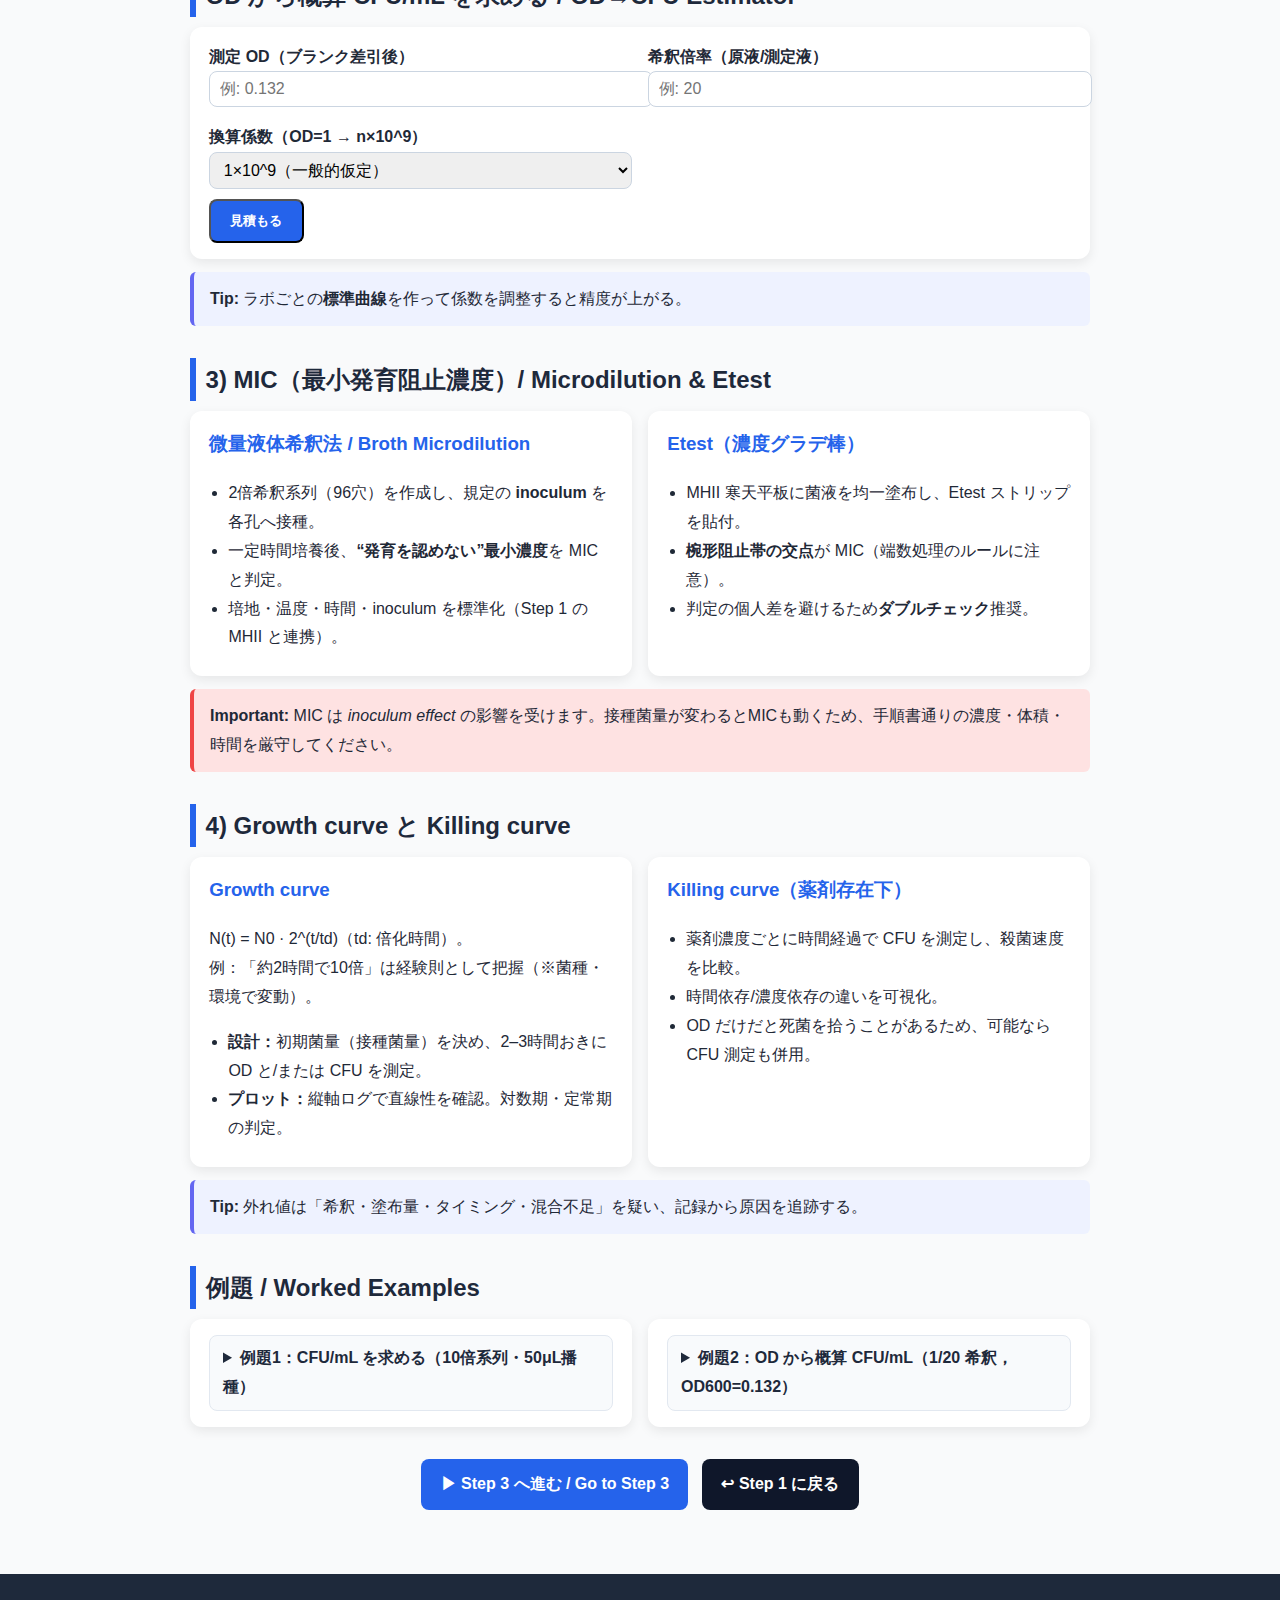
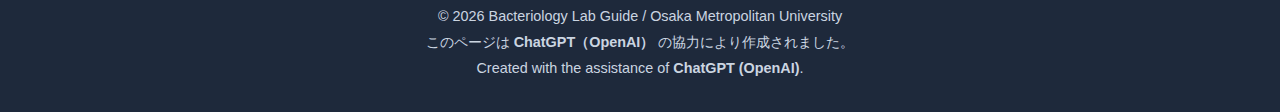
<file: steps/step2/index.html>
<!DOCTYPE html>
<html lang="ja">
  <head>
    <meta charset="UTF-8" />
    <meta name="viewport" content="width=device-width, initial-scale=1.0" />
    <title>Step 1: MHIIの調製（液体/寒天）| 細菌学実験ガイド</title>
    <link rel="stylesheet" href="../../style/common.css" />
    <link rel="stylesheet" href="../common.css" />
    <script src="../../js/common.js" defer></script>
  </head>
  <body>
    <header>
      <h1>
        🧪 Step 2: 数える・量る・効きを測る / Count, Quantify, and Measure
        Susceptibility
      </h1>
      <nav>
        <ul>
          <li><a href="../../index.html">ホーム</a></li>
          <li><a href="../../introduction.html">導入</a></li>
          <li><a href="../step1/index.html">Step 1</a></li>
          <li><a href="../step2/index.html" class="active">Step 2</a></li>
          <li><a href="../step3/index.html">Step 3</a></li>
        </ul>
      </nav>
    </header>

    <main>
      <!-- HERO -->
      <section class="hero">
        <h2>CFU・OD・MIC（微量液体希釈法/Etest）と Growth/Killing Curve</h2>
        <p>
          CFU/mL の求め方、OD600 の読み方、MIC
          の概念、時間経過の増殖/殺菌をまとめて学ぶ。
        </p>
      </section>

      <!-- CFU 基礎 -->
      <section class="section">
        <h2>1) CFU（Colony Forming Unit）とは</h2>
        <div class="grid cols-2">
          <div class="card">
            <p>
              <strong>定義：</strong
              >平板上の可視コロニー数。生残可能な細胞（または集塊）1つが 1 CFU
              とみなされる。
            </p>
            <ul>
              <li>目的：原液の<strong>濃度（CFU/mL）</strong>を求める。</li>
              <li>
                操作のコツ：<strong>30–300</strong> コロニーの範囲でカウント。
              </li>
              <li>
                希釈系列：通常は
                <strong>10倍系列（10^-1, 10^-2, ...）</strong>。
              </li>
            </ul>
          </div>
          <div class="card">
            <h3>計算式 / Formula</h3>
            <div class="formula">
              CFU/mL = (コロニー数) ÷ (塗布量 mL) × (希釈倍率の逆数)<br />
              e.g.) plate 50 μL (=0.05 mL), 10^-3 のプレートで 121 colonies →<br />
              CFU/mL = 121 ÷ 0.05 × 10^3 = <strong>2.42×10^6 CFU/mL</strong>
            </div>
            <p class="muted">※ “希釈倍率の逆数”は 10^-3 なら 10^3 を掛ける。</p>
          </div>
        </div>
      </section>

      <!-- 希釈→CFU 電卓 -->
      <section class="section calc">
        <h2>CFU/mL 計算ミニツール / CFU Calculator</h2>
        <div class="card">
          <form id="cfuForm">
            <div class="grid cols-2">
              <div>
                <label for="plateCount">コロニー数（colonies）</label>
                <input
                  id="plateCount"
                  type="number"
                  min="0"
                  step="1"
                  placeholder="例: 121"
                  required
                />
              </div>
              <div>
                <label for="platedVolume">塗布量 mL（e.g. 50μL→0.05）</label>
                <input
                  id="platedVolume"
                  type="number"
                  min="0"
                  step="0.0001"
                  placeholder="例: 0.05"
                  required
                />
              </div>
              <div>
                <label for="dilutionExp">希釈指数（10^-n の n）</label>
                <input
                  id="dilutionExp"
                  type="number"
                  min="0"
                  step="1"
                  placeholder="例: 3（=10^-3）"
                  required
                />
              </div>
            </div>
            <div class="flex-row">
              <button class="btn" type="submit">計算する</button>
              <span class="result" id="cfuResult"></span>
            </div>
          </form>
        </div>
        <div class="note" style="margin-top: 0.8rem">
          <strong>Tip:</strong> 30–300
          の範囲を狙う。範囲外なら希釈や塗布量を調整して再計測。
        </div>
      </section>

      <!-- OD 基礎 -->
      <section class="section">
        <h2>2) OD（Absorbance）で濁度を測る / OD600</h2>
        <div class="grid cols-2">
          <div class="card">
            <ul>
              <li>
                波長は <strong>600–630 nm</strong>（本サイトでは
                <strong>OD600</strong> を想定）。
              </li>
              <li>
                目安の線形範囲は
                <strong>0.1–1.0</strong>（0.1未満・1超は誤差増大）。
              </li>
              <li>
                経験則：<strong>OD600 = 1 ≈ 1×10^9 CFU/mL</strong
                >（菌種・装置差あり → 標準曲線の作成を推奨）。
              </li>
              <li>McFarland 0.5 ≈ およそ <strong>OD600 ~ 0.1</strong>。</li>
            </ul>
          </div>
          <div class="card">
            <h3>例題 / Example</h3>
            <p>
              <strong>問題：</strong>菌液 X を 1/20 に希釈して
              <strong>OD600=0.132</strong>。原液の概算菌数は？
            </p>
            <div class="formula">
              原液換算 OD = 0.132 × 20 = 2.64<br />
              概算菌数 ≈ 2.64 × 10^9 CFU/mL
            </div>
            <p class="warn">
              <strong>注意：</strong>OD&gt;1
              は非線形になりやすい。再度希釈し直して 0.1–1.0 の範囲で読み直す。
            </p>
          </div>
        </div>
      </section>

      <!-- OD→CFU 電卓 -->
      <section class="section calc">
        <h2>OD から概算 CFU/mL を求める / OD→CFU Estimator</h2>
        <div class="card">
          <form id="odForm">
            <div class="grid cols-2">
              <div>
                <label for="measuredOD">測定 OD（ブランク差引後）</label>
                <input
                  id="measuredOD"
                  type="number"
                  min="0"
                  step="0.0001"
                  placeholder="例: 0.132"
                  required
                />
              </div>
              <div>
                <label for="dilutionFold">希釈倍率（原液/測定液）</label>
                <input
                  id="dilutionFold"
                  type="number"
                  min="1"
                  step="1"
                  placeholder="例: 20"
                  required
                />
              </div>
              <div>
                <label for="odOneBillion">換算係数（OD=1 → n×10^9）</label>
                <select id="odOneBillion">
                  <option value="1">1×10^9（一般的仮定）</option>
                  <option value="0.8">0.8×10^9</option>
                  <option value="1.2">1.2×10^9</option>
                </select>
              </div>
            </div>
            <div class="flex-row">
              <button class="btn" type="submit">見積もる</button>
              <span class="result" id="odResult"></span>
            </div>
          </form>
        </div>
        <div class="note" style="margin-top: 0.8rem">
          <strong>Tip:</strong>
          ラボごとの<strong>標準曲線</strong>を作って係数を調整すると精度が上がる。
        </div>
      </section>

      <!-- MIC 概念 -->
      <section class="section">
        <h2>3) MIC（最小発育阻止濃度）/ Microdilution & Etest</h2>
        <div class="grid cols-2">
          <div class="card">
            <h3>微量液体希釈法 / Broth Microdilution</h3>
            <ul>
              <li>
                2倍希釈系列（96穴）を作成し、規定の
                <strong>inoculum</strong> を各孔へ接種。
              </li>
              <li>
                一定時間培養後、<strong>“発育を認めない”最小濃度</strong>を MIC
                と判定。
              </li>
              <li>
                培地・温度・時間・inoculum を標準化（Step 1 の MHII と連携）。
              </li>
            </ul>
          </div>
          <div class="card">
            <h3>Etest（濃度グラデ棒）</h3>
            <ul>
              <li>MHII 寒天平板に菌液を均一塗布し、Etest ストリップを貼付。</li>
              <li>
                <strong>椀形阻止帯の交点</strong>が
                MIC（端数処理のルールに注意）。
              </li>
              <li>
                判定の個人差を避けるため<strong>ダブルチェック</strong>推奨。
              </li>
            </ul>
          </div>
        </div>
        <p class="danger" style="margin-top: 0.8rem">
          <strong>Important:</strong> MIC は
          <em>inoculum effect</em>
          の影響を受けます。接種菌量が変わるとMICも動くため、手順書通りの濃度・体積・時間を厳守してください。
        </p>
      </section>

      <!-- Growth / Killing -->
      <section class="section">
        <h2>4) Growth curve と Killing curve</h2>
        <div class="grid cols-2">
          <div class="card">
            <h3>Growth curve</h3>
            <p>
              N(t) = N0 · 2^(t/td)（td: 倍化時間）。<br />例：「約2時間で10倍」は経験則として把握（※菌種・環境で変動）。
            </p>
            <ul>
              <li>
                <strong>設計：</strong>初期菌量（接種菌量）を決め、2–3時間おきに
                OD と/または CFU を測定。
              </li>
              <li>
                <strong>プロット：</strong
                >縦軸ログで直線性を確認。対数期・定常期の判定。
              </li>
            </ul>
          </div>
          <div class="card">
            <h3>Killing curve（薬剤存在下）</h3>
            <ul>
              <li>薬剤濃度ごとに時間経過で CFU を測定し、殺菌速度を比較。</li>
              <li>時間依存/濃度依存の違いを可視化。</li>
              <li>
                OD だけだと死菌を拾うことがあるため、可能なら CFU 測定も併用。
              </li>
            </ul>
          </div>
        </div>
        <div class="note" style="margin-top: 0.8rem">
          <strong>Tip:</strong>
          外れ値は「希釈・塗布量・タイミング・混合不足」を疑い、記録から原因を追跡する。
        </div>
      </section>

      <!-- 例題（折りたたみ） -->
      <section class="section">
        <h2>例題 / Worked Examples</h2>
        <div class="grid cols-2">
          <div class="card">
            <details>
              <summary>例題1：CFU/mL を求める（10倍系列・50μL播種）</summary>
              <p class="muted">
                濃度不明の菌液X。1/10
                系列を作成し、<strong>3つ目（10^-3）</strong>の希釈液から
                <strong>50 μL</strong> を播種。<strong>121 colonies</strong>
                を得た。原液の CFU/mL は？
              </p>
              <div class="formula">
                CFU/mL = 121 ÷ 0.05 × 10^3 = <strong>2.42×10^6 CFU/mL</strong>
              </div>
            </details>
          </div>
          <div class="card">
            <details>
              <summary>
                例題2：OD から概算 CFU/mL（1/20 希釈，OD600=0.132）
              </summary>
              <p class="muted">
                原液換算 OD = 0.132 × 20 = 2.64 ⇒ 概算 CFU ≈ 2.64×10^9 CFU/mL
              </p>
              <div class="warn">
                <strong>注意：</strong>OD&gt;1
                は非線形に入りやすいため、再度希釈して 0.1–1.0 の範囲で測る。
              </div>
            </details>
          </div>
        </div>
      </section>

      <!-- CTA -->
      <section class="section" style="text-align: center">
        <a class="btn" href="../step3/index.html"
          >▶ Step 3 へ進む / Go to Step 3</a
        >
        <a
          class="btn ghost"
          style="margin-left: 0.6rem"
          href="../step1/index.html"
          >↩ Step 1 に戻る</a
        >
      </section>
    </main>

    <!-- フッターは common.js が自動挿入します -->

    <script>
      // ---- ページ内ミニ電卓 ----
      // CFU calculator
      document
        .getElementById("cfuForm")
        .addEventListener("submit", function (e) {
          e.preventDefault();
          const n = Number(document.getElementById("plateCount").value);
          const vol = Number(document.getElementById("platedVolume").value); // mL
          const exp = Number(document.getElementById("dilutionExp").value); // 10^-exp
          if (!(n >= 0) || !(vol > 0) || !(exp >= 0)) return;

          const dilutionInverse = Math.pow(10, exp); // 10^exp
          const cfuPerMl = (n / vol) * dilutionInverse;
          const text = numberSci(cfuPerMl) + " CFU/mL";
          document.getElementById("cfuResult").textContent = text;
        });

      // OD -> CFU estimator
      document
        .getElementById("odForm")
        .addEventListener("submit", function (e) {
          e.preventDefault();
          const od = Number(document.getElementById("measuredOD").value);
          const fold = Number(document.getElementById("dilutionFold").value);
          const coef = Number(document.getElementById("odOneBillion").value); // in billions
          if (!(od >= 0) || !(fold >= 1)) return;

          const odOriginal = od * fold;
          const cfuPerMl = odOriginal * (coef * 1e9);
          const text =
            "原液換算OD: " +
            round3(odOriginal) +
            " → 概算 " +
            numberSci(cfuPerMl) +
            " CFU/mL";
          document.getElementById("odResult").textContent = text;
        });

      function numberSci(x) {
        if (x === 0) return "0";
        const exp = Math.floor(Math.log10(Math.abs(x)));
        const mant = x / Math.pow(10, exp);
        return mant.toFixed(2) + "×10^" + exp;
      }
      function round3(x) {
        return Math.round(x * 1000) / 1000;
      }
    </script>
  </body>
</html>
</file>
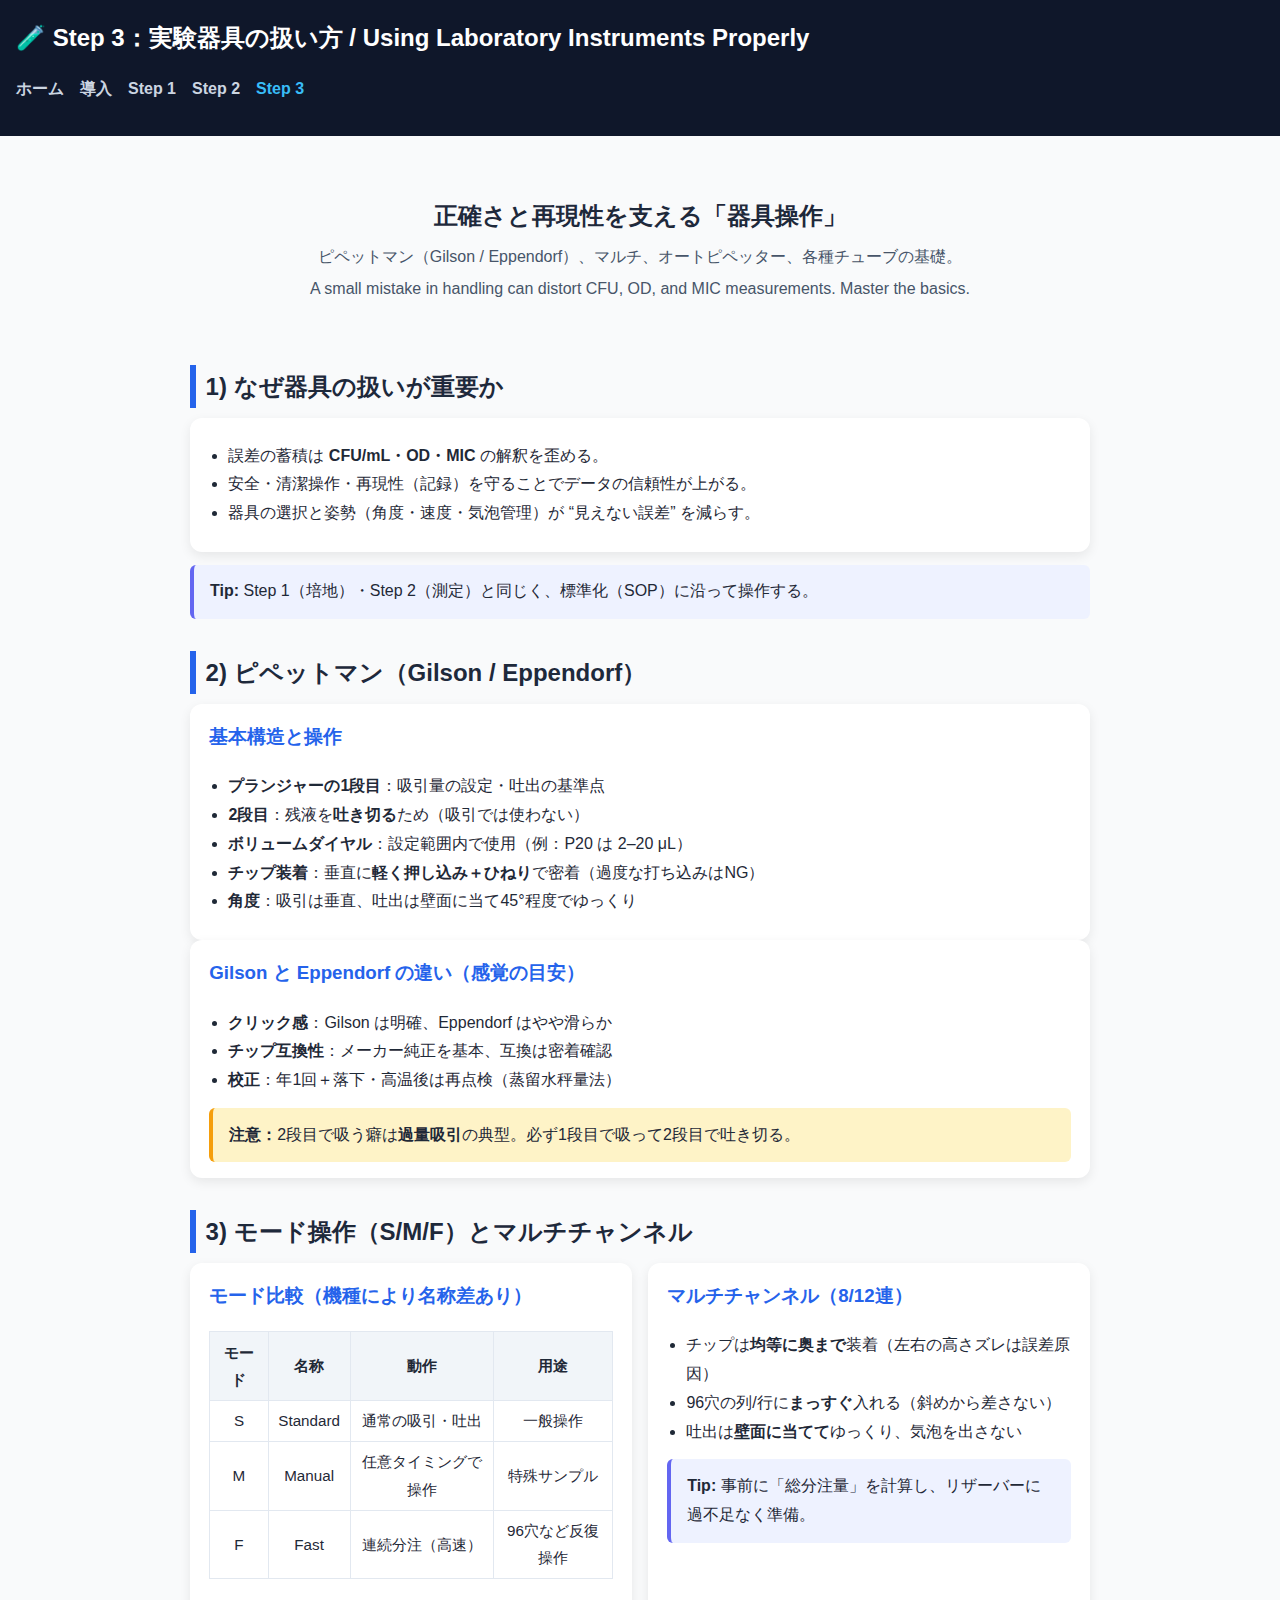
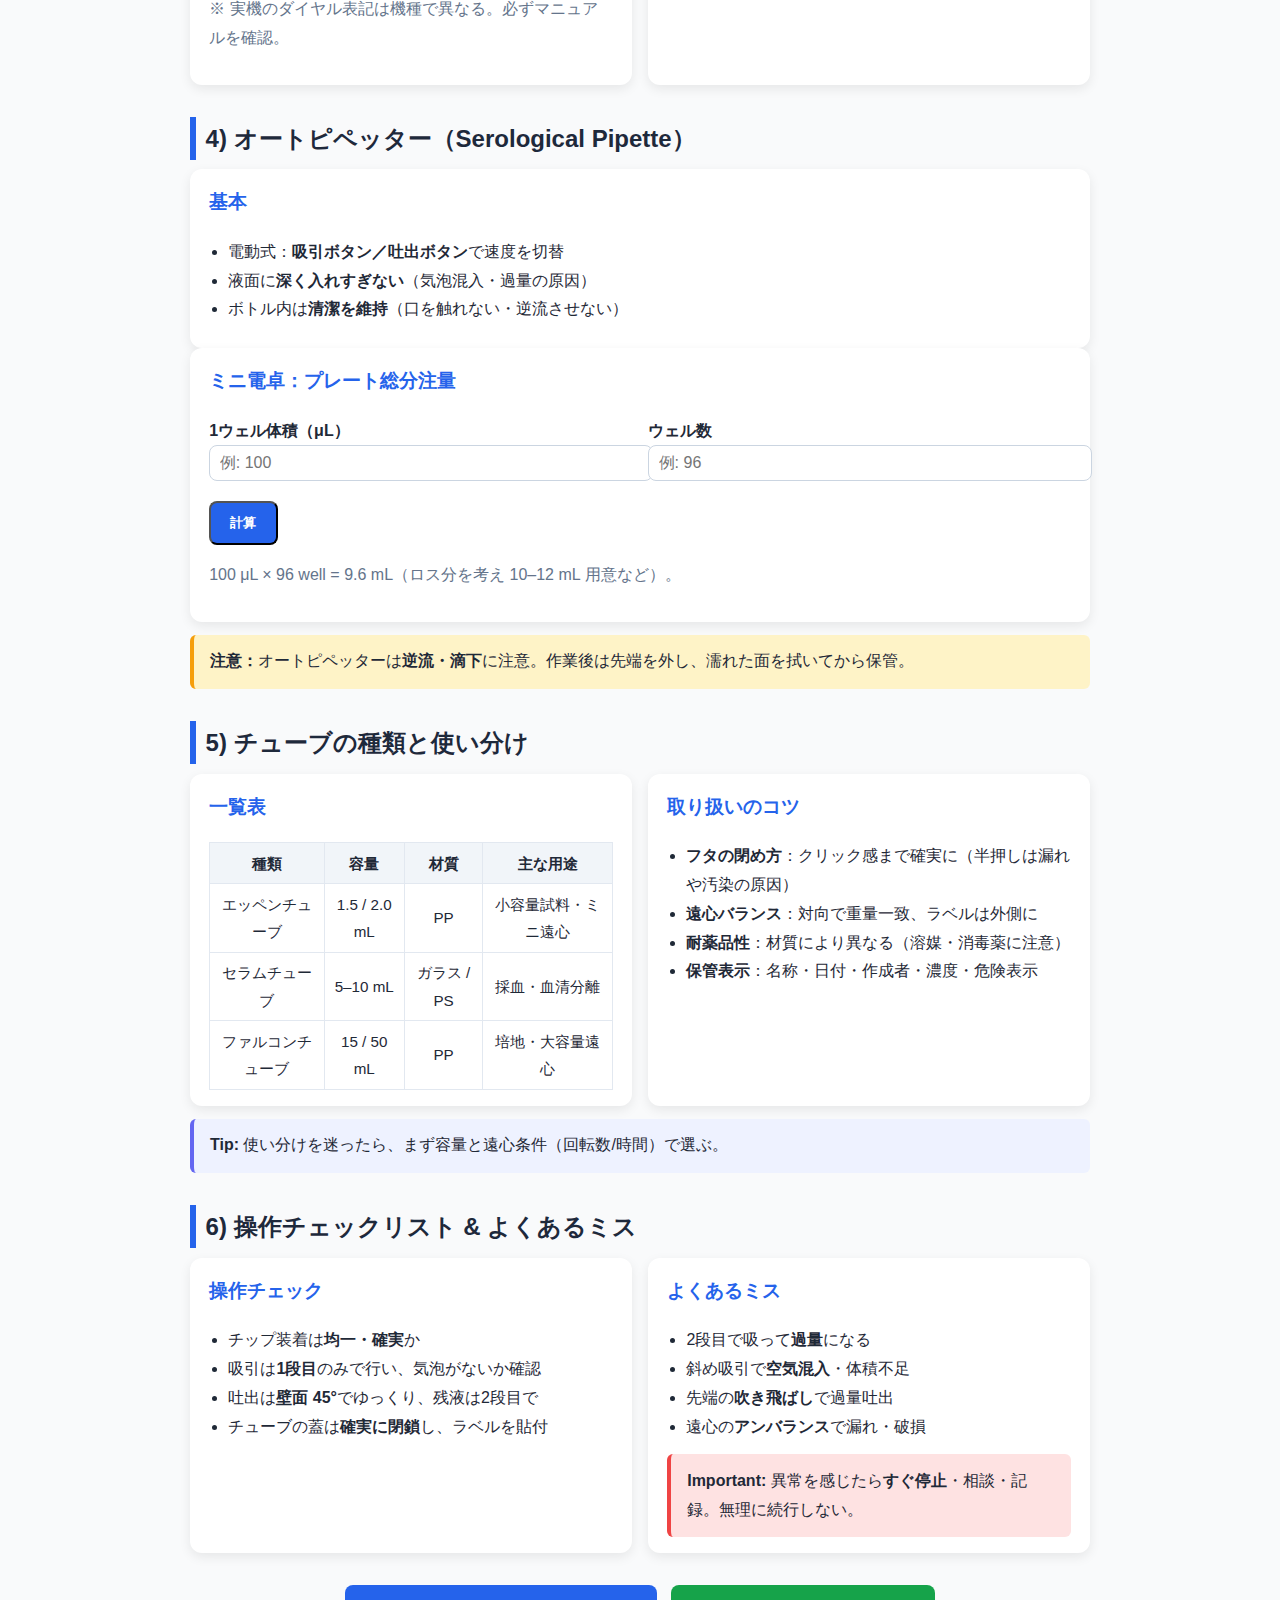
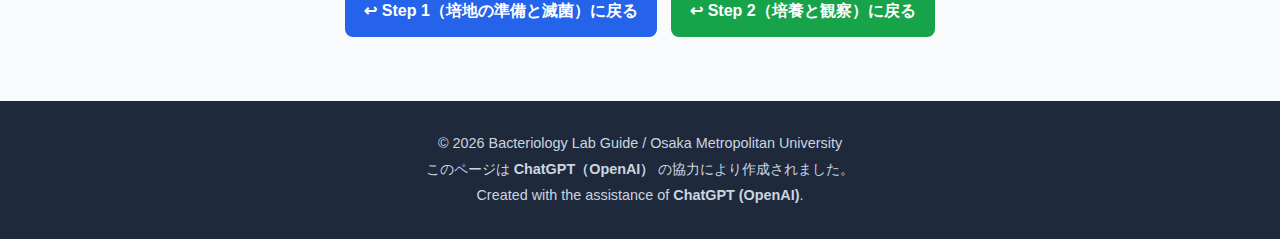
<file: steps/step3/index.html>
<!DOCTYPE html>
<html lang="ja">
  <head>
    <meta charset="UTF-8" />
    <meta name="viewport" content="width=device-width, initial-scale=1.0" />
    <title>Step 3: 実験器具の扱い方 | 細菌学実験ガイド</title>
    <link rel="stylesheet" href="../../style/common.css" />
    <link rel="stylesheet" href="../common.css" />
    <script src="../../js/common.js" defer></script>
  </head>
  <body>
    <header>
      <h1>
        🧪 Step 3：実験器具の扱い方 / Using Laboratory Instruments Properly
      </h1>
      <nav>
        <ul>
          <li><a href="../../index.html">ホーム</a></li>
          <li><a href="../../introduction.html">導入</a></li>
          <li><a href="../step1/index.html">Step 1</a></li>
          <li><a href="../step2/index.html">Step 2</a></li>
          <li><a href="../step3/index.html" class="active">Step 3</a></li>
        </ul>
      </nav>
    </header>

    <main>
      <!-- HERO -->
      <section class="hero">
        <h2>正確さと再現性を支える「器具操作」</h2>
        <p>
          ピペットマン（Gilson /
          Eppendorf）、マルチ、オートピペッター、各種チューブの基礎。
        </p>
        <p class="mini">
          A small mistake in handling can distort CFU, OD, and MIC measurements.
          Master the basics.
        </p>
      </section>

      <!-- 1. 導入：意義 -->
      <section class="section">
        <h2>1) なぜ器具の扱いが重要か</h2>
        <div class="card">
          <ul>
            <li>
              誤差の蓄積は <strong>CFU/mL・OD・MIC</strong> の解釈を歪める。
            </li>
            <li>
              安全・清潔操作・再現性（記録）を守ることでデータの信頼性が上がる。
            </li>
            <li>
              器具の選択と姿勢（角度・速度・気泡管理）が “見えない誤差”
              を減らす。
            </li>
          </ul>
        </div>
        <div class="note">
          <strong>Tip:</strong> Step 1（培地）・Step
          2（測定）と同じく、標準化（SOP）に沿って操作する。
        </div>
      </section>

      <!-- 2. ピペットマン（Gilson / Eppendorf） -->
      <section class="section">
        <h2>2) ピペットマン（Gilson / Eppendorf）</h2>
        <div class="two-col">
          <div class="card icon-bullet">
            <h3>基本構造と操作</h3>
            <ul>
              <li>
                <strong>プランジャーの1段目</strong>：吸引量の設定・吐出の基準点
              </li>
              <li>
                <strong>2段目</strong
                >：残液を<strong>吐き切る</strong>ため（吸引では使わない）
              </li>
              <li>
                <strong>ボリュームダイヤル</strong>：設定範囲内で使用（例：P20
                は 2–20 μL）
              </li>
              <li>
                <strong>チップ装着</strong
                >：垂直に<strong>軽く押し込み＋ひねり</strong>で密着（過度な打ち込みはNG）
              </li>
              <li>
                <strong>角度</strong
                >：吸引は垂直、吐出は壁面に当て45°程度でゆっくり
              </li>
            </ul>
          </div>
          <div class="card icon-bullet">
            <h3>Gilson と Eppendorf の違い（感覚の目安）</h3>
            <ul>
              <li>
                <strong>クリック感</strong>：Gilson は明確、Eppendorf
                はやや滑らか
              </li>
              <li>
                <strong>チップ互換性</strong
                >：メーカー純正を基本、互換は密着確認
              </li>
              <li>
                <strong>校正</strong
                >：年1回＋落下・高温後は再点検（蒸留水秤量法）
              </li>
            </ul>
            <div class="warn">
              <strong>注意：</strong
              >2段目で吸う癖は<strong>過量吸引</strong>の典型。必ず1段目で吸って2段目で吐き切る。
            </div>
          </div>
        </div>
      </section>

      <!-- 3. モード（S/M/F）＆ マルチチャンネル -->
      <section class="section">
        <h2>3) モード操作（S/M/F）とマルチチャンネル</h2>
        <div class="grid cols-2">
          <div class="card">
            <h3>モード比較（機種により名称差あり）</h3>
            <div class="table-wrapper">
              <table>
                <thead>
                  <tr>
                    <th>モード</th>
                    <th>名称</th>
                    <th>動作</th>
                    <th>用途</th>
                  </tr>
                </thead>
                <tbody>
                  <tr>
                    <td>S</td>
                    <td>Standard</td>
                    <td>通常の吸引・吐出</td>
                    <td>一般操作</td>
                  </tr>
                  <tr>
                    <td>M</td>
                    <td>Manual</td>
                    <td>任意タイミングで操作</td>
                    <td>特殊サンプル</td>
                  </tr>
                  <tr>
                    <td>F</td>
                    <td>Fast</td>
                    <td>連続分注（高速）</td>
                    <td>96穴など反復操作</td>
                  </tr>
                </tbody>
              </table>
            </div>
            <p class="muted">
              ※ 実機のダイヤル表記は機種で異なる。必ずマニュアルを確認。
            </p>
          </div>
          <div class="card icon-bullet">
            <h3>マルチチャンネル（8/12連）</h3>
            <ul>
              <li>
                チップは<strong>均等に奥まで</strong>装着（左右の高さズレは誤差原因）
              </li>
              <li>
                96穴の列/行に<strong>まっすぐ</strong>入れる（斜めから差さない）
              </li>
              <li>
                吐出は<strong>壁面に当てて</strong>ゆっくり、気泡を出さない
              </li>
            </ul>
            <div class="note">
              <strong>Tip:</strong>
              事前に「総分注量」を計算し、リザーバーに過不足なく準備。
            </div>
          </div>
        </div>
      </section>

      <!-- 4. オートピペッター（セロロジカルピペット） -->
      <section class="section">
        <h2>4) オートピペッター（Serological Pipette）</h2>
        <div class="two-col">
          <div class="card icon-bullet">
            <h3>基本</h3>
            <ul>
              <li>
                電動式：<strong>吸引ボタン／吐出ボタン</strong>で速度を切替
              </li>
              <li>
                液面に<strong>深く入れすぎない</strong>（気泡混入・過量の原因）
              </li>
              <li>
                ボトル内は<strong>清潔を維持</strong>（口を触れない・逆流させない）
              </li>
            </ul>
          </div>
          <div class="card">
            <h3>ミニ電卓：プレート総分注量</h3>
            <div class="calc">
              <form id="dispenseForm">
                <div class="grid cols-2">
                  <div>
                    <label for="volPerWell">1ウェル体積（μL）</label>
                    <input
                      id="volPerWell"
                      type="number"
                      min="0"
                      step="1"
                      placeholder="例: 100"
                      required
                    />
                  </div>
                  <div>
                    <label for="wellCount">ウェル数</label>
                    <input
                      id="wellCount"
                      type="number"
                      min="1"
                      step="1"
                      placeholder="例: 96"
                      required
                    />
                  </div>
                </div>
                <div class="flex-row" style="margin-top: 0.6rem">
                  <button class="btn" type="submit">計算</button>
                  <span class="result" id="dispenseResult"></span>
                </div>
              </form>
            </div>
            <p class="muted">
              100 μL × 96 well = 9.6 mL（ロス分を考え 10–12 mL 用意など）。
            </p>
          </div>
        </div>
        <div class="warn" style="margin-top: 0.8rem">
          <strong>注意：</strong
          >オートピペッターは<strong>逆流・滴下</strong>に注意。作業後は先端を外し、濡れた面を拭いてから保管。
        </div>
      </section>

      <!-- 5. チューブの種類と使い分け -->
      <section class="section">
        <h2>5) チューブの種類と使い分け</h2>
        <div class="grid cols-2">
          <div class="card">
            <h3>一覧表</h3>
            <div class="table-wrapper">
              <table>
                <thead>
                  <tr>
                    <th>種類</th>
                    <th>容量</th>
                    <th>材質</th>
                    <th>主な用途</th>
                  </tr>
                </thead>
                <tbody>
                  <tr>
                    <td>エッペンチューブ</td>
                    <td>1.5 / 2.0 mL</td>
                    <td>PP</td>
                    <td>小容量試料・ミニ遠心</td>
                  </tr>
                  <tr>
                    <td>セラムチューブ</td>
                    <td>5–10 mL</td>
                    <td>ガラス / PS</td>
                    <td>採血・血清分離</td>
                  </tr>
                  <tr>
                    <td>ファルコンチューブ</td>
                    <td>15 / 50 mL</td>
                    <td>PP</td>
                    <td>培地・大容量遠心</td>
                  </tr>
                </tbody>
              </table>
            </div>
          </div>
          <div class="card icon-bullet">
            <h3>取り扱いのコツ</h3>
            <ul>
              <li>
                <strong>フタの閉め方</strong
                >：クリック感まで確実に（半押しは漏れや汚染の原因）
              </li>
              <li>
                <strong>遠心バランス</strong>：対向で重量一致、ラベルは外側に
              </li>
              <li>
                <strong>耐薬品性</strong
                >：材質により異なる（溶媒・消毒薬に注意）
              </li>
              <li>
                <strong>保管表示</strong>：名称・日付・作成者・濃度・危険表示
              </li>
            </ul>
          </div>
        </div>
        <div class="note" style="margin-top: 0.8rem">
          <strong>Tip:</strong>
          使い分けを迷ったら、まず容量と遠心条件（回転数/時間）で選ぶ。
        </div>
      </section>

      <!-- 6. チェックリスト & よくあるミス -->
      <section class="section">
        <h2>6) 操作チェックリスト & よくあるミス</h2>
        <div class="grid cols-2">
          <div class="card icon-bullet">
            <h3>操作チェック</h3>
            <ul>
              <li>チップ装着は<strong>均一・確実</strong>か</li>
              <li>吸引は<strong>1段目</strong>のみで行い、気泡がないか確認</li>
              <li>吐出は<strong>壁面 45°</strong>でゆっくり、残液は2段目で</li>
              <li>チューブの蓋は<strong>確実に閉鎖</strong>し、ラベルを貼付</li>
            </ul>
          </div>
          <div class="card">
            <h3>よくあるミス</h3>
            <ul>
              <li>2段目で吸って<strong>過量</strong>になる</li>
              <li>斜め吸引で<strong>空気混入</strong>・体積不足</li>
              <li>先端の<strong>吹き飛ばし</strong>で過量吐出</li>
              <li>遠心の<strong>アンバランス</strong>で漏れ・破損</li>
            </ul>
            <div class="danger">
              <strong>Important:</strong>
              異常を感じたら<strong>すぐ停止</strong>・相談・記録。無理に続行しない。
            </div>
          </div>
        </div>
      </section>

      <!-- CTA -->
      <section class="section" style="text-align: center">
        <a class="btn" href="../step1/index.html"
          >↩ Step 1（培地の準備と滅菌）に戻る</a
        >
        <a
          class="btn next"
          style="margin-left: 0.6rem"
          href="../step2/index.html"
          >↩ Step 2（培養と観察）に戻る</a
        >
      </section>
    </main>

    <!-- フッターは common.js が自動挿入します -->

    <script>
      // プレート総分注量ミニ電卓
      document
        .getElementById("dispenseForm")
        ?.addEventListener("submit", function (e) {
          e.preventDefault();
          const v = Number(document.getElementById("volPerWell").value); // μL
          const n = Number(document.getElementById("wellCount").value);
          if (!(v >= 0) || !(n >= 1)) return;
          const total_uL = v * n;
          const total_mL = total_uL / 1000;
          const text = `${total_uL.toLocaleString()} μL = ${total_mL.toFixed(
            2
          )} mL（ロス分を加えて用意）`;
          document.getElementById("dispenseResult").textContent = text;
        });
    </script>
  </body>
</html>
</file>
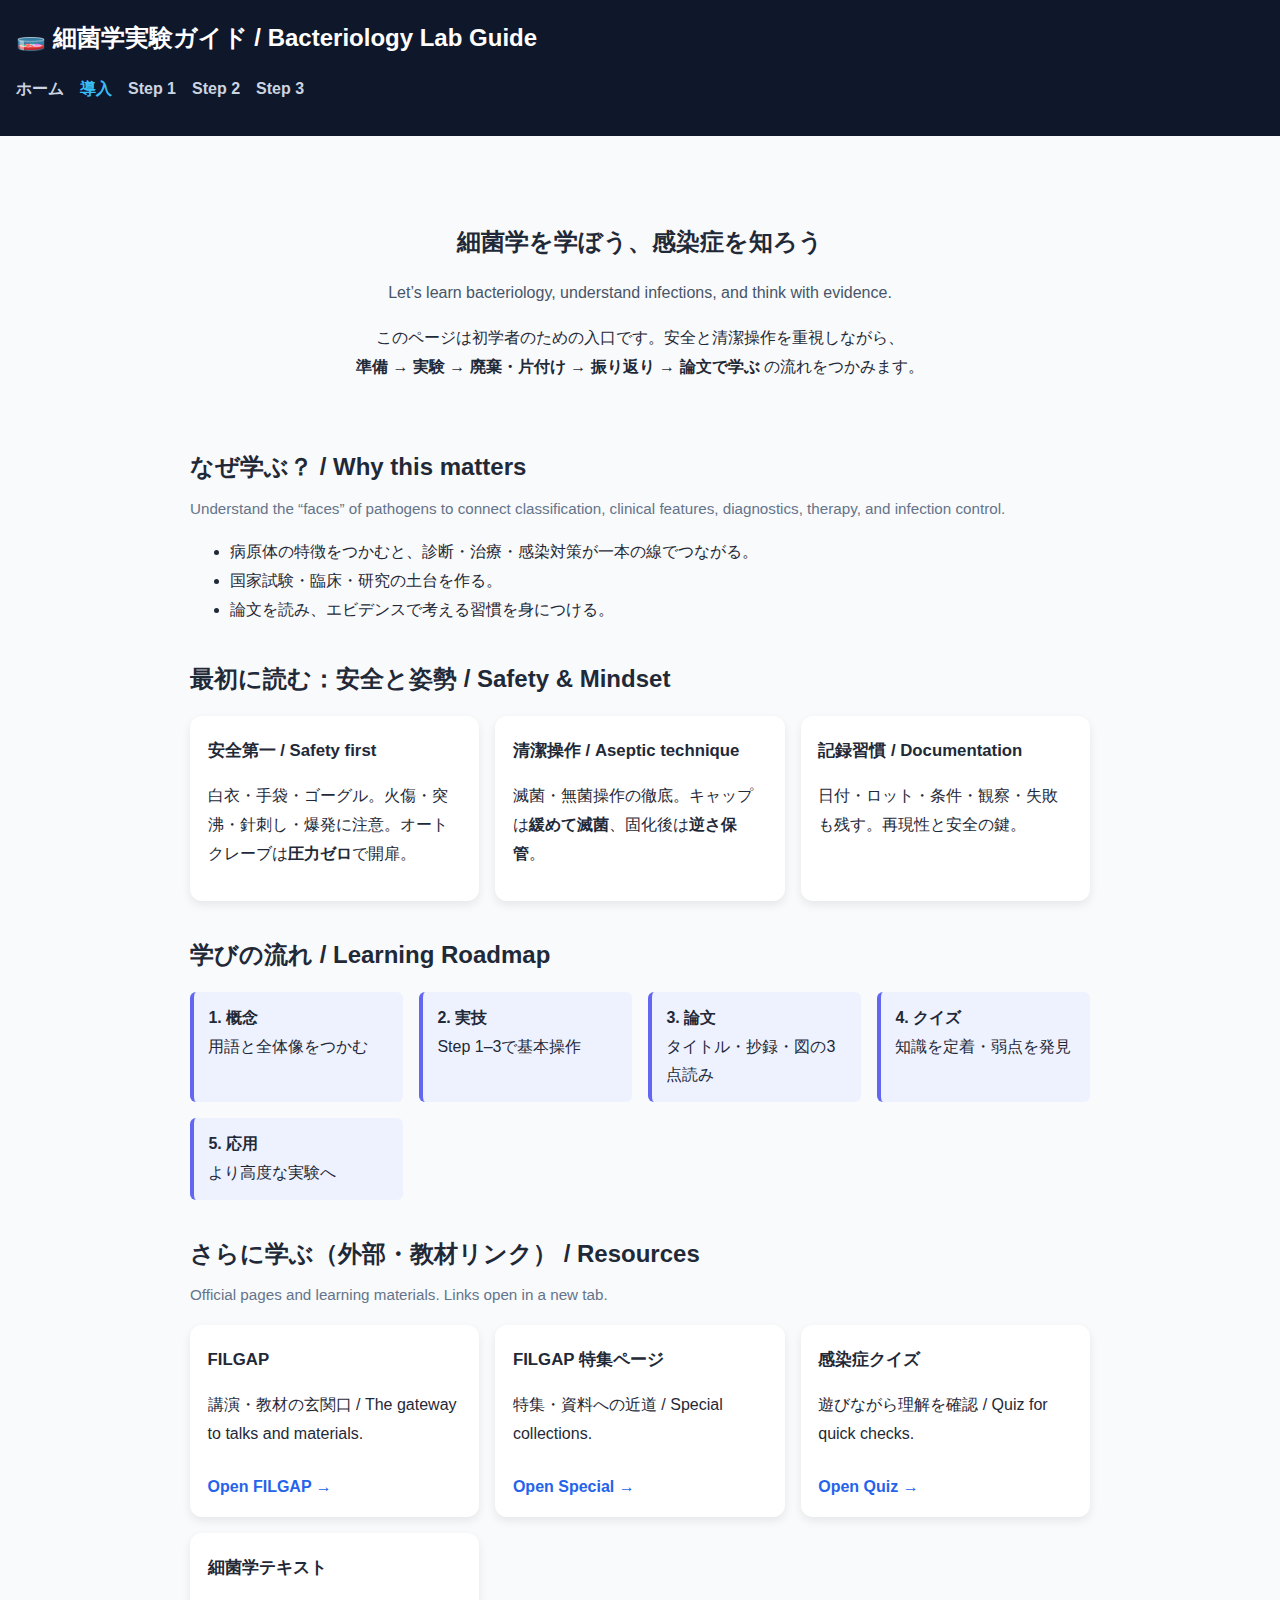
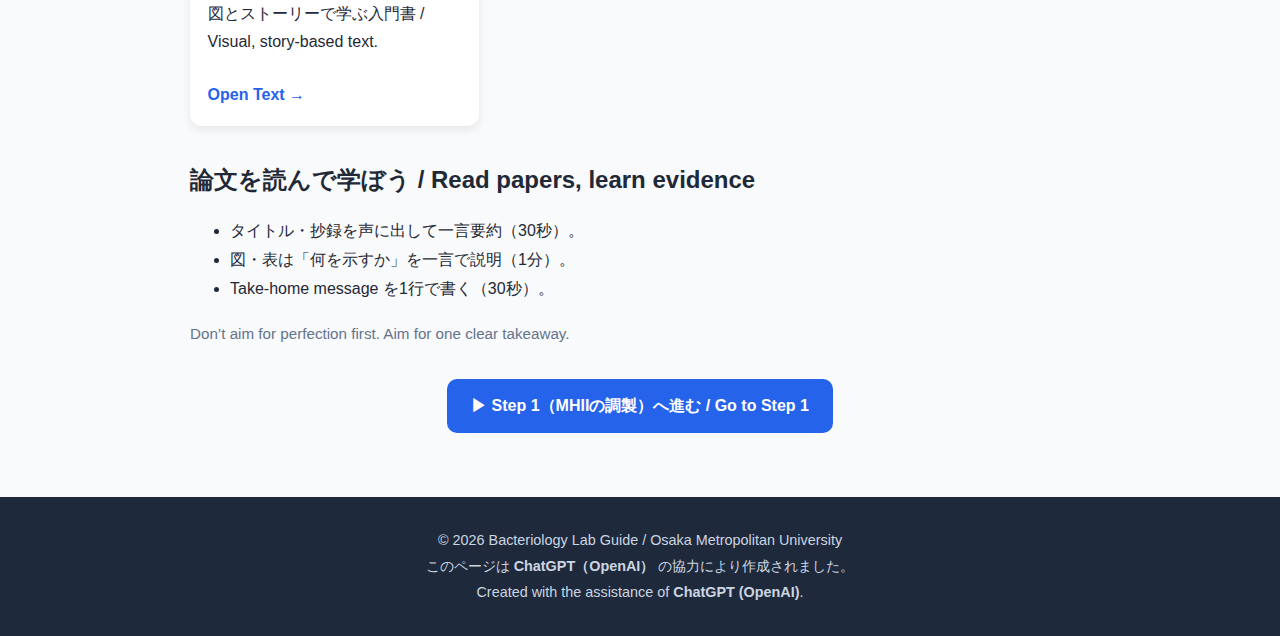
<file: introduction.html>
<!DOCTYPE html>
<html lang="ja">
  <head>
    <meta charset="UTF-8" />
    <meta name="viewport" content="width=device-width, initial-scale=1.0" />
    <title>導入 Introduction | 細菌学実験ガイド</title>
    <link rel="stylesheet" href="style/common.css" />
    <script src="js/common.js" defer></script>
    <style>
      /* ページ固有の少量スタイル（必要に応じて common.css に移動可） */
      .hero {
        text-align: center;
        padding: 2rem 1rem 1rem;
      }
      .hero h2 {
        margin-bottom: 0.5rem;
      }
      .sub {
        color: #475569;
        margin-bottom: 1rem;
      }
      .rule-grid,
      .link-grid,
      .timeline {
        display: grid;
        gap: 1rem;
        margin-top: 1rem;
      }
      .rule-grid {
        grid-template-columns: repeat(auto-fit, minmax(220px, 1fr));
      }
      .link-grid {
        grid-template-columns: repeat(auto-fit, minmax(240px, 1fr));
      }
      .card,
      .link-card,
      .rule-card {
        background: #fff;
        border-radius: 12px;
        box-shadow: 0 4px 10px rgba(0, 0, 0, 0.08);
        padding: 1rem 1.1rem;
      }
      .link-card h3,
      .rule-card h3 {
        margin: 0.25rem 0 0.5rem;
        font-size: 1.05rem;
      }
      .link-card a {
        text-decoration: none;
        display: inline-block;
        margin-top: 0.5rem;
        font-weight: bold;
        color: #2563eb;
      }
      .timeline {
        grid-template-columns: repeat(auto-fit, minmax(180px, 1fr));
      }
      .timeline .step {
        background: #eef2ff;
        border-left: 4px solid #6366f1;
        border-radius: 6px;
        padding: 0.75rem 0.9rem;
      }
      .cta {
        text-align: center;
        margin-top: 2rem;
      }
      .btn {
        background-color: #2563eb;
        color: #fff;
        text-decoration: none;
        padding: 0.8rem 1.5rem;
        border-radius: 10px;
        font-weight: 700;
        display: inline-block;
        transition: transform 0.12s, box-shadow 0.12s, background-color 0.12s;
      }
      .btn:hover {
        background-color: #1d4ed8;
        transform: translateY(-1px);
        box-shadow: 0 6px 16px rgba(0, 0, 0, 0.12);
      }
      .section {
        margin: 2rem 0;
      }
      .section h2 {
        margin-bottom: 0.4rem;
      }
      .en {
        color: #64748b;
        font-size: 0.95rem;
        margin: 0 0 0.8rem;
      }
    </style>
  </head>
  <body>
    <header>
      <h1>🧫 細菌学実験ガイド / Bacteriology Lab Guide</h1>
      <nav>
        <ul>
          <li><a href="index.html">ホーム</a></li>
          <li><a href="introduction.html" class="active">導入</a></li>
          <li><a href="steps/step1/index.html">Step 1</a></li>
          <li><a href="steps/step2/index.html">Step 2</a></li>
          <li><a href="steps/step3/index.html">Step 3</a></li>
        </ul>
      </nav>
    </header>

    <main>
      <!-- HERO -->
      <section class="hero">
        <h2>細菌学を学ぼう、感染症を知ろう</h2>
        <p class="sub">
          Let’s learn bacteriology, understand infections, and think with
          evidence.
        </p>
        <p>
          このページは初学者のための入口です。安全と清潔操作を重視しながら、<br />
          <strong>準備 → 実験 → 廃棄・片付け → 振り返り → 論文で学ぶ</strong>
          の流れをつかみます。
        </p>
      </section>

      <!-- WHY -->
      <section class="section">
        <h2>なぜ学ぶ？ / Why this matters</h2>
        <p class="en">
          Understand the “faces” of pathogens to connect classification,
          clinical features, diagnostics, therapy, and infection control.
        </p>
        <ul>
          <li>
            病原体の特徴をつかむと、診断・治療・感染対策が一本の線でつながる。
          </li>
          <li>国家試験・臨床・研究の土台を作る。</li>
          <li>論文を読み、エビデンスで考える習慣を身につける。</li>
        </ul>
      </section>

      <!-- SAFETY & MINDSET -->
      <section class="section">
        <h2>最初に読む：安全と姿勢 / Safety & Mindset</h2>
        <div class="rule-grid">
          <div class="rule-card">
            <h3>安全第一 / Safety first</h3>
            <p>
              白衣・手袋・ゴーグル。火傷・突沸・針刺し・爆発に注意。オートクレーブは<strong>圧力ゼロ</strong>で開扉。
            </p>
          </div>
          <div class="rule-card">
            <h3>清潔操作 / Aseptic technique</h3>
            <p>
              滅菌・無菌操作の徹底。キャップは<strong>緩めて滅菌</strong>、固化後は<strong>逆さ保管</strong>。
            </p>
          </div>
          <div class="rule-card">
            <h3>記録習慣 / Documentation</h3>
            <p>日付・ロット・条件・観察・失敗も残す。再現性と安全の鍵。</p>
          </div>
        </div>
      </section>

      <!-- ROADMAP -->
      <section class="section">
        <h2>学びの流れ / Learning Roadmap</h2>
        <div class="timeline">
          <div class="step">
            <strong>1. 概念</strong><br />用語と全体像をつかむ
          </div>
          <div class="step">
            <strong>2. 実技</strong><br />Step 1–3で基本操作
          </div>
          <div class="step">
            <strong>3. 論文</strong><br />タイトル・抄録・図の3点読み
          </div>
          <div class="step">
            <strong>4. クイズ</strong><br />知識を定着・弱点を発見
          </div>
          <div class="step"><strong>5. 応用</strong><br />より高度な実験へ</div>
        </div>
      </section>

      <!-- LINKS -->
      <section class="section">
        <h2>さらに学ぶ（外部・教材リンク） / Resources</h2>
        <p class="en">
          Official pages and learning materials. Links open in a new tab.
        </p>
        <div class="link-grid">
          <div class="link-card">
            <h3>FILGAP</h3>
            <p>講演・教材の玄関口 / The gateway to talks and materials.</p>
            <a
              href="http://filgap.kenkyuukai.jp/"
              target="_blank"
              rel="noopener noreferrer"
              >Open FILGAP →</a
            >
          </div>
          <div class="link-card">
            <h3>FILGAP 特集ページ</h3>
            <p>特集・資料への近道 / Special collections.</p>
            <a
              href="http://filgap.kenkyuukai.jp/special/?id=41988"
              target="_blank"
              rel="noopener noreferrer"
              >Open Special →</a
            >
          </div>
          <div class="link-card">
            <h3>感染症クイズ</h3>
            <p>遊びながら理解を確認 / Quiz for quick checks.</p>
            <a
              href="https://somekata.github.io/quiz/"
              target="_blank"
              rel="noopener noreferrer"
              >Open Quiz →</a
            >
          </div>
          <div class="link-card">
            <h3>細菌学テキスト</h3>
            <p>図とストーリーで学ぶ入門書 / Visual, story-based text.</p>
            <a
              href="https://somekata.github.io/bacteriologytext/"
              target="_blank"
              rel="noopener noreferrer"
              >Open Text →</a
            >
          </div>
        </div>
      </section>

      <!-- PAPER READING -->
      <section class="section">
        <h2>論文を読んで学ぼう / Read papers, learn evidence</h2>
        <ul>
          <li>タイトル・抄録を声に出して一言要約（30秒）。</li>
          <li>図・表は「何を示すか」を一言で説明（1分）。</li>
          <li>Take-home message を1行で書く（30秒）。</li>
        </ul>
        <p class="en">
          Don’t aim for perfection first. Aim for one clear takeaway.
        </p>
      </section>

      <!-- CTA -->
      <section class="cta section">
        <a class="btn" href="steps/step1/index.html"
          >▶ Step 1（MHIIの調製）へ進む / Go to Step 1</a
        >
      </section>
    </main>
    <!-- フッターは common.js が自動挿入します -->
  </body>
</html>
</file>
<file: style/common.css>
/* --- 全体レイアウト --- */
body {
  font-family: "Noto Sans JP", sans-serif;
  line-height: 1.8;
  background-color: #f9fafb;
  color: #1f2937;
  margin: 0;
}

/* --- ヘッダーとナビゲーション --- */
header {
  background: #0f172a;
  color: white;
  padding: 1rem;
}

header h1 {
  margin: 0 0 0.5rem 0;
  font-size: 1.5rem;
}

nav ul {
  list-style: none;
  padding: 0;
  display: flex;
  flex-wrap: wrap;
  gap: 1rem;
}

nav a {
  color: #cbd5e1;
  text-decoration: none;
  font-weight: bold;
  transition: color 0.3s;
}

nav a:hover,
nav a.active {
  color: #38bdf8;
}

/* --- メインコンテンツ --- */
main {
  padding: 2rem;
  max-width: 900px;
  margin: auto;
}

.intro {
  text-align: center;
  margin-bottom: 2rem;
}

.steps {
  text-align: center;
}

.step-container {
  display: flex;
  flex-wrap: wrap;
  justify-content: center;
  gap: 1.5rem;
  margin-top: 1rem;
}

.step-card {
  display: block;
  width: 200px;
  background: white;
  border-radius: 12px;
  box-shadow: 0 4px 10px rgba(0, 0, 0, 0.1);
  padding: 1rem;
  text-decoration: none;
  color: #1f2937;
  transition: transform 0.2s, box-shadow 0.2s;
}

.step-card:hover {
  transform: translateY(-4px);
  box-shadow: 0 6px 16px rgba(0, 0, 0, 0.15);
}

.step-card h3 {
  margin: 0.5rem 0;
  color: #2563eb;
}

/* --- フッター --- */
footer {
  background: #1e293b;
  color: #cbd5e1;
  text-align: center;
  padding: 1rem;
  font-size: 0.9rem;
}
</file>
<file: steps/common.css>
/* =========================================================
   Steps 共通スタイル
   対象: steps/step1, step2, step3 など実験手順ページ
   ========================================================= */

/* --- レイアウト基本 --- */
main {
  padding: 2rem 1rem;
  max-width: 900px;
  margin: auto;
  line-height: 1.8;
}

/* --- セクション共通 --- */
.section {
  margin: 2rem 0;
}
.section h2 {
  margin-bottom: 0.6rem;
  border-left: 6px solid #2563eb;
  padding-left: 0.6rem;
  color: #1e293b;
}

/* --- グリッド構成 --- */
.grid {
  display: grid;
  gap: 1rem;
}
.grid.cols-2 {
  grid-template-columns: repeat(auto-fit, minmax(280px, 1fr));
}

/* --- カード --- */
.card {
  background: #ffffff;
  border-radius: 12px;
  box-shadow: 0 4px 12px rgba(0, 0, 0, 0.08);
  padding: 1rem 1.2rem;
}
.card h3 {
  margin-top: 0;
  color: #2563eb;
}
.card ul {
  padding-left: 1.2rem;
  margin: 0.5rem 0;
}

/* --- 注意・補足枠 --- */
.note {
  background: #eef2ff;
  border-left: 4px solid #6366f1;
  padding: 0.8rem 1rem;
  border-radius: 6px;
  margin-top: 0.8rem;
}
.warn {
  background: #fef3c7;
  border-left: 4px solid #f59e0b;
  padding: 0.8rem 1rem;
  border-radius: 6px;
  margin-top: 0.8rem;
}
.danger {
  background: #fee2e2;
  border-left: 4px solid #ef4444;
  padding: 0.8rem 1rem;
  border-radius: 6px;
  margin-top: 0.8rem;
}

/* --- 数式・コード表記 --- */
.formula {
  font-family: ui-monospace, SFMono-Regular, Menlo, Consolas, "Liberation Mono", monospace;
  background: #f8fafc;
  border: 1px dashed #cbd5e1;
  padding: 0.6rem 0.8rem;
  border-radius: 8px;
  overflow-x: auto;
  margin: 0.5rem 0;
}

/* --- ミニフォーム / 電卓用 --- */
.calc form {
  display: grid;
  gap: 0.6rem;
}
.calc label {
  font-weight: 600;
}
.calc input,
.calc select {
  padding: 0.5rem 0.6rem;
  border: 1px solid #cbd5e1;
  border-radius: 8px;
  width: 100%;
  font-size: 1rem;
}
.flex-row {
  display: flex;
  gap: 0.6rem;
  align-items: center;
  flex-wrap: wrap;
}
.result {
  font-weight: 700;
  color: #0f172a;
}

/* --- 折りたたみ例題 --- */
details {
  background: #f8fafc;
  border: 1px solid #e2e8f0;
  border-radius: 8px;
  padding: 0.5rem 0.8rem;
}
details > summary {
  cursor: pointer;
  font-weight: 700;
  color: #1e293b;
}
details[open] {
  background: #ffffff;
}

/* --- ボタン --- */
.btn {
  background-color: #2563eb;
  color: white;
  text-decoration: none;
  padding: 0.7rem 1.2rem;
  border-radius: 8px;
  display: inline-block;
  font-weight: 600;
  transition: background-color 0.2s, transform 0.1s, box-shadow 0.1s;
}
.btn:hover {
  background-color: #1d4ed8;
  transform: translateY(-1px);
  box-shadow: 0 6px 12px rgba(0, 0, 0, 0.15);
}
.btn.next {
  background-color: #16a34a;
}
.btn.next:hover {
  background-color: #15803d;
}
.btn.ghost {
  background-color: #0f172a;
}
.btn.ghost:hover {
  background-color: #1e293b;
}

/* --- Hero セクション --- */
.hero {
  text-align: center;
  padding: 1.6rem 0.8rem;
}
.hero h2 {
  margin: 0 0 0.4rem;
  color: #1e293b;
}
.hero p {
  margin: 0.2rem 0;
  color: #475569;
}

/* --- muted テキスト --- */
.muted {
  color: #64748b;
}

/* --- 表組み（将来の記録テンプレ用） --- */
.table-wrapper {
  overflow-x: auto;
  margin-top: 0.8rem;
}
table {
  border-collapse: collapse;
  width: 100%;
  font-size: 0.95rem;
}
th, td {
  border: 1px solid #e2e8f0;
  padding: 0.4rem 0.6rem;
  text-align: center;
}
th {
  background: #f1f5f9;
  font-weight: 700;
}

/* --- メディアクエリ：スマホ調整 --- */
@media (max-width: 600px) {
  main { padding: 1rem; }
  .section h2 { font-size: 1.1rem; }
  .btn { width: 100%; text-align: center; }
}
</file>
